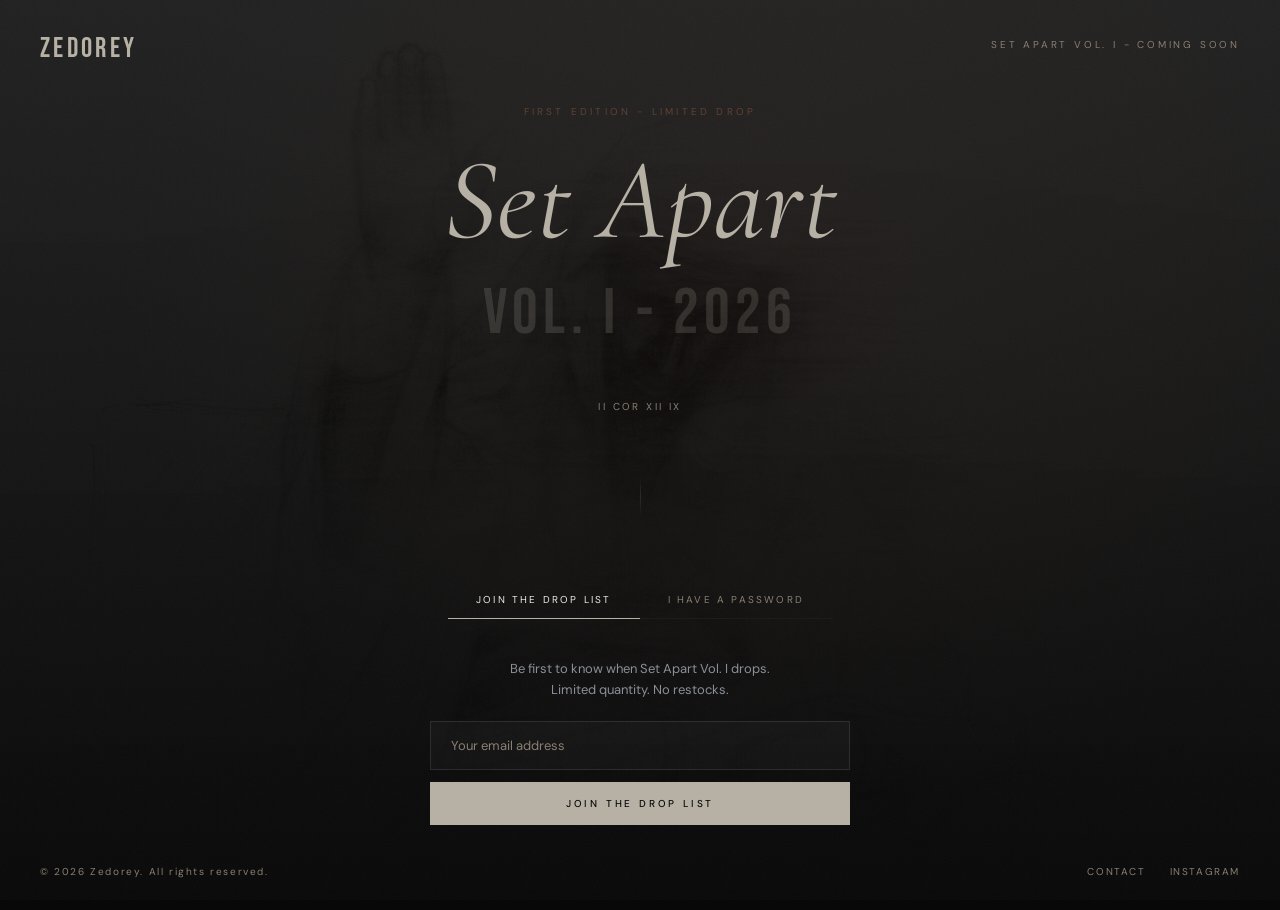
<file: index.html>
<!DOCTYPE html>
<html lang="en">
<head>
  <meta charset="UTF-8" />
  <meta name="viewport" content="width=device-width, initial-scale=1.0" />
  <title>Zedorey - Set Apart</title>
  <meta name="description" content="Premium streetwear built on biblical values. Limited drops. No restocks. Set apart." />
  <link rel="stylesheet" href="css/global.css" />
  <link rel="stylesheet" href="css/home.css" />
  <script>
    if (sessionStorage.getItem('zedorey_access') !== 'granted') {
      window.location.replace('gate.html');
    }
  </script>
</head>
<body>

  <!-- ─── NAV ─── -->
  <nav class="nav" id="nav">
    <div class="nav-left">
      <a href="pages/products.html" class="nav-link">Products</a>
      <a href="pages/about.html" class="nav-link">About</a>
      <a href="pages/contact.html" class="nav-link">Contact</a>
    </div>

    <a href="/" class="nav-logo">Zedorey</a>

    <div class="nav-right">
      <button class="nav-cart-btn" id="cartBtn" aria-label="Open cart">
        <svg width="20" height="20" viewBox="0 0 24 24" fill="none" stroke="currentColor" stroke-width="1.5">
          <path d="M6 2L3 6v14a2 2 0 002 2h14a2 2 0 002-2V6l-3-4z"/>
          <line x1="3" y1="6" x2="21" y2="6"/>
          <path d="M16 10a4 4 0 01-8 0"/>
        </svg>
        <span class="cart-count" id="cartCount">0</span>
      </button>
    </div>
  </nav>

  <!-- ─── CART DRAWER ─── -->
  <div class="cart-overlay" id="cartOverlay"></div>
  <div class="cart-drawer" id="cartDrawer">
    <div class="cart-header">
      <span class="cart-title">Your Cart</span>
      <button class="cart-close" id="cartClose">
        <svg width="18" height="18" viewBox="0 0 24 24" fill="none" stroke="currentColor" stroke-width="1.5">
          <line x1="18" y1="6" x2="6" y2="18"/><line x1="6" y1="6" x2="18" y2="18"/>
        </svg>
      </button>
    </div>
    <div class="cart-items" id="cartItems">
      <div class="cart-empty">
        <span>Your cart is empty</span>
      </div>
    </div>
    <div class="cart-footer" id="cartFooter" style="display:none">
      <div class="cart-total-row">
        <span class="cart-total-label">Total</span>
        <span class="cart-total-amount" id="cartTotal">$0.00</span>
      </div>
      <a href="#" class="btn-checkout" id="checkoutBtn">Proceed to Checkout</a>
    </div>
  </div>

  <!-- ─── HERO ─── -->
  <section class="hero">
    <div class="hero-bg">
      <div class="hero-baldwin"></div>
      <div class="hero-grain"></div>
      <div class="hero-overlay"></div>
      <div class="hero-vignette"></div>
    </div>

    <div class="hero-content">
      <div class="hero-eyebrow fade-in">
        <span class="section-label">Set Apart Vol. I</span>
        <span class="hero-dash">-</span>
        <span class="section-label">Limited First Edition</span>
      </div>

      <h1 class="hero-headline fade-in" style="animation-delay:0.1s">
        <span class="hero-line-1">In Weakness</span>
        <span class="hero-line-2">// Strength</span>
      </h1>

      <div class="hero-meta fade-in" style="animation-delay:0.25s">
        <span class="section-label">Next Drop</span>
        <p class="hero-coming">Coming Soon</p>
        <a href="pages/about.html#drop" class="btn-primary">
          <span>See What's Coming</span>
        </a>
        <span class="hero-verse">II Cor XII IX</span>
      </div>
    </div>

    <div class="hero-scroll-indicator">
      <span>Scroll</span>
      <div class="scroll-line"></div>
    </div>
  </section>

  <!-- ─── MARQUEE ─── -->
  <div class="marquee-track">
    <div class="marquee-inner" id="marqueeInner">
      <!-- duplicated for seamless loop -->
    </div>
  </div>

  <!-- ─── DROP BANNER ─── -->
  <section class="drop-banner fade-in">
    <div class="drop-banner-left">
      <span class="section-label">First Edition</span>
      <h2 class="drop-banner-title">Set Apart Vol. I</h2>
      <p class="drop-banner-sub">Limited quantities. No restocks. No discounts.</p>
    </div>
    <div class="drop-banner-right">
      <span class="section-label">Hero Piece</span>
      <p class="drop-banner-price">Price TBA</p>
      <p class="drop-banner-specs">420gsm · Drop Shoulder · Deep True Black</p>
    </div>
  </section>

  <!-- ─── DROP SECTION ─── -->
  <section class="drop-section">
    <div class="drop-section-header fade-in">
      <span class="section-label">The Drop</span>
      <h2 class="drop-section-title">Set Apart<br>Vol. I</h2>
      <p class="drop-section-note">Designs not yet revealed</p>
    </div>

    <div class="drop-product-preview fade-in">
      <div class="drop-product-card">
        <div class="drop-product-img">
          <div class="drop-img-placeholder">
            <div class="drop-placeholder-inner">
              <img src="images/zedorey-iron.png" alt="Zedorey" class="drop-placeholder-logo" />
              <span class="drop-placeholder-label">Designs Not Yet Revealed</span>
            </div>
          </div>
        </div>
        <div class="drop-product-info">
          <div class="drop-coming-label badge-coming">Coming Soon</div>
          <div class="drop-product-name">SET APART - VOL. I HEAVYWEIGHT HOODIE</div>
          <p class="drop-product-specs">420gsm · Drop Shoulder · Deep True Black</p>
          <a href="pages/about.html#drop" class="btn-ghost" style="margin-top:16px">Read the story →</a>
        </div>
      </div>
    </div>
  </section>

  <!-- ─── ZDRY ESSENTIALS ─── -->
  <section class="products-section">
    <div class="products-header fade-in">
      <span class="section-label">Coming Soon</span>
      <h2 class="products-title">ZDRY Essentials</h2>
      <p class="products-sub">Revealed with the first drop.</p>
    </div>

    <div class="products-grid" id="productsGrid">
      <div class="product-skeleton"></div>
      <div class="product-skeleton"></div>
      <div class="product-skeleton"></div>
    </div>
  </section>

  <!-- ─── WHY SECTION ─── -->
  <section class="why-section">
    <div class="why-header fade-in">
      <span class="section-label">Why Zedorey</span>
      <h2 class="why-title">Set Apart<br>From The Rest</h2>
      <p class="why-intro">Zedorey is built on values carried long before the brand existed.<br>Discipline. Faith. Restraint.</p>
      <p class="why-sub">We create heavyweight essentials designed to be worn with intention - in the gym, on the road, and in everyday life. Not loud. Not trend-driven. Set apart.</p>
    </div>

    <div class="why-pillars">
      <div class="pillar fade-in">
        <span class="pillar-label">Set Apart</span>
        <p class="pillar-text">Not made for everyone. Built for those who carry discipline as identity.</p>
      </div>
      <div class="pillar fade-in" style="animation-delay:0.1s">
        <span class="pillar-label">In Weakness // Strength</span>
        <p class="pillar-text">420gsm heavyweight construction. Structured to endure.</p>
      </div>
      <div class="pillar fade-in" style="animation-delay:0.2s">
        <span class="pillar-label">First Edition</span>
        <p class="pillar-text">Vol. I is numbered. No restocks. No discounts. When it's gone, it's gone.</p>
      </div>
    </div>
  </section>

  <!-- ─── STORY TEASER ─── -->
  <section class="story-section fade-in">
    <div class="story-content">
      <p class="story-pull">The Story Behind<br>The First Drop</p>
      <div class="story-block">
        <h3 class="story-title">A King<br>With A<br>Mask.</h3>
        <p class="story-text">In the 12th century, a king ruled Jerusalem with a face no one could see. Baldwin IV was diagnosed with leprosy as a child. In an era where disease meant disgrace - he was handed a crown and a death sentence at the same time.</p>
        <p class="story-text">He wore a mask. He covered his hands. He led from behind cloth and armour while his body failed him from the inside.</p>
        <div class="story-verse">
          <span class="cross-icon">✝︎</span>
          <blockquote>"My grace is sufficient for you, for my power is made perfect in weakness."</blockquote>
          <cite>2 Corinthians 12 : 9</cite>
        </div>
        <a href="pages/about.html#drop" class="btn-ghost">Read the full story →</a>
      </div>
    </div>
  </section>

  <!-- ─── MARQUEE 2 ─── -->
  <div class="marquee-track">
    <div class="marquee-inner marquee-reverse" id="marqueeInner2"></div>
  </div>

  <!-- ─── EMAIL SIGNUP ─── -->
  <section class="signup-section fade-in">
    <span class="section-label">Stay in the loop</span>
    <h2 class="signup-title">Know First.</h2>
    <form class="signup-form" id="signupForm">
      <input class="signup-input" type="email" placeholder="Your email address" required />
      <button class="signup-btn btn-primary" type="submit"><span>Join</span></button>
    </form>
  </section>

  <!-- ─── FOOTER ─── -->
  <footer class="footer">
    <nav class="footer-nav">
      <a href="pages/products.html" class="footer-nav-link">Products</a>
      <a href="pages/about.html" class="footer-nav-link">About</a>
      <a href="pages/contact.html" class="footer-nav-link">Contact</a>
    </nav>
    <div class="footer-logo">Zedorey</div>
    <p class="footer-copy">© 2026 Zedorey. All Rights Reserved.</p>
  </footer>

  <script src="js/shopify.js"></script>
  <script src="js/home.js"></script>
</body>
</html>
</file>
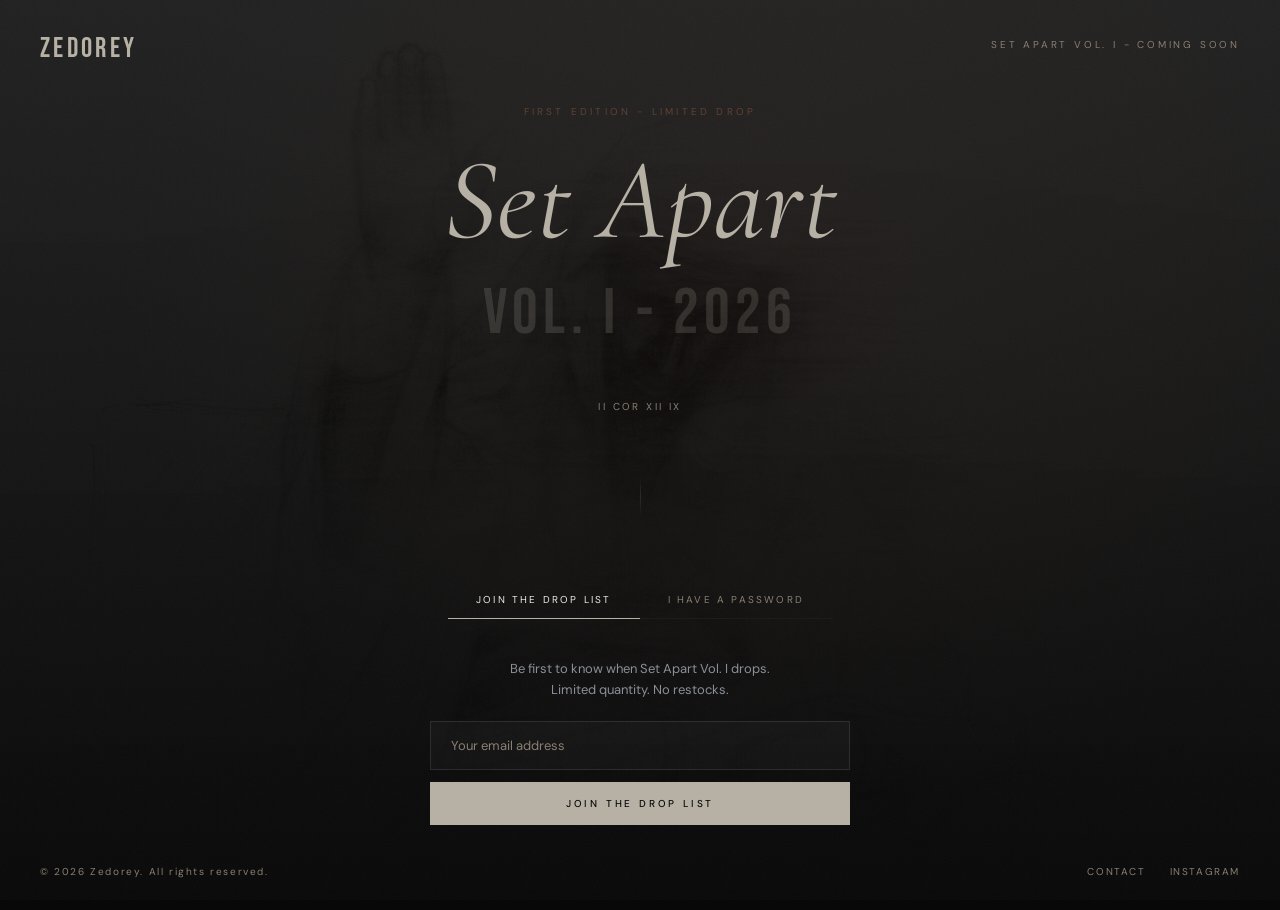
<file: gate.html>
<!DOCTYPE html>
<html lang="en">
<head>
  <meta charset="UTF-8" />
  <meta name="viewport" content="width=device-width, initial-scale=1.0" />
  <title>Zedorey - Set Apart</title>
  <meta name="description" content="Premium streetwear built on biblical values. Limited drops. No restocks. Set apart." />
  <link rel="preconnect" href="https://fonts.googleapis.com" />
  <link rel="preconnect" href="https://fonts.gstatic.com" crossorigin />
  <link href="https://fonts.googleapis.com/css2?family=Cormorant+Garamond:ital,wght@0,400;0,600;1,400;1,600&family=Bebas+Neue&family=DM+Sans:wght@300;400;500&display=swap" rel="stylesheet" />
  <style>
    /* ── RESET & TOKENS ── */
    *, *::before, *::after { box-sizing: border-box; margin: 0; padding: 0; }

    :root {
      --black:       #080808;
      --black-mid:   #0e0e0e;
      --grey-dark:   #1a1a1a;
      --grey-mid:    #2a2a2a;   /* brand: #2a2a2a */
      --grey:        #8a8f98;   /* brand: #8a8f98 — steel grey */
      --grey-light:  #8a8f98;
      --grey-muted:  #8a7f73;   /* brand: #8a7f73 — warm mid */
      --warm-grey:   #8a7f73;
      --bone:        #b7b1a5;   /* brand: #b7b1a5 — bone */
      --white:       #f0ece6;
      --brown:       #5c4033;   /* brand: #5c4033 — deep brown */
      --accent:      #b7b1a5;
      --accent-dim:  #8a7f73;

      --font-display: 'Cormorant Garamond', Georgia, serif;
      --font-ui:      'Bebas Neue', sans-serif;
      --font-body:    'DM Sans', sans-serif;

      --ease: cubic-bezier(0.25, 0.46, 0.45, 0.94);
    }

    html, body {
      min-height: 100%;
      background: var(--black);
      color: var(--white);
      font-family: var(--font-body);
      overflow-x: hidden;
      -webkit-overflow-scrolling: touch;
    }

    /* ── GRAIN OVERLAY ── */
    body::before {
      content: '';
      position: fixed;
      inset: 0;
      opacity: 0.03;
      background-image: url("data:image/svg+xml,%3Csvg viewBox='0 0 256 256' xmlns='http://www.w3.org/2000/svg'%3E%3Cfilter id='noise'%3E%3CfeTurbulence type='fractalNoise' baseFrequency='0.9' numOctaves='4' stitchTiles='stitch'/%3E%3C/filter%3E%3Crect width='100%25' height='100%25' filter='url(%23noise)'/%3E%3C/svg%3E");
      background-size: 200px;
      pointer-events: none;
      z-index: 100;
    }

    /* ── HERO BG ── */
    .gate-bg {
      position: fixed;
      inset: 0;
      z-index: 0;
    }

    .gate-bg-img {
      position: absolute;
      inset: 0;
      background-image: url('images/baldwin.png');
      background-size: cover;
      background-position: center 15%;
      opacity: 0.18;
      filter: grayscale(100%) contrast(1.4);
    }

    .gate-bg-overlay {
      position: absolute;
      inset: 0;
      background:
        radial-gradient(ellipse at 60% 30%, rgba(92,64,51,0.12) 0%, transparent 60%),
        linear-gradient(180deg, rgba(8,8,8,0.4) 0%, rgba(8,8,8,0.95) 100%);
    }

    /* ── LAYOUT ── */
    .gate-wrap {
      position: relative;
      z-index: 10;
      min-height: 100vh;
      min-height: 100dvh;
      display: grid;
      grid-template-rows: auto 1fr auto;
      padding: 0 40px;
    }

    /* ── TOP BAR ── */
    .gate-top {
      padding: 32px 0 0;
      display: flex;
      justify-content: space-between;
      align-items: flex-start;
      opacity: 0;
      animation: fadeUp 0.8s var(--ease) 0.1s forwards;
    }

    .gate-logo {
      font-family: var(--font-ui);
      font-size: 28px;
      letter-spacing: 0.12em;
      color: var(--bone);
      text-decoration: none;
    }

    .gate-label {
      font-family: var(--font-body);
      font-size: 10px;
      letter-spacing: 0.28em;
      text-transform: uppercase;
      color: var(--grey-muted);
      padding-top: 6px;
    }

    /* ── MAIN ── */
    .gate-main {
      display: flex;
      flex-direction: column;
      justify-content: center;
      align-items: center;
      text-align: center;
      padding: 40px 0;
      gap: 0;
    }

    .gate-eyebrow {
      font-family: var(--font-body);
      font-size: 10px;
      letter-spacing: 0.32em;
      text-transform: uppercase;
      color: var(--brown);
      margin-bottom: 28px;
      opacity: 0;
      animation: fadeUp 0.8s var(--ease) 0.2s forwards;
    }

    .gate-headline {
      font-family: var(--font-display);
      font-size: clamp(52px, 9vw, 120px);
      font-weight: 400;
      font-style: italic;
      line-height: 0.95;
      color: var(--bone);
      margin-bottom: 20px;
      opacity: 0;
      animation: fadeUp 0.9s var(--ease) 0.3s forwards;
    }

    .gate-subhead {
      font-family: var(--font-ui);
      font-size: clamp(36px, 5vw, 64px);
      letter-spacing: 0.08em;
      text-transform: uppercase;
      color: rgba(183,177,165,0.18);
      margin-bottom: 48px;
      opacity: 0;
      animation: fadeUp 0.9s var(--ease) 0.4s forwards;
    }

    .gate-verse {
      font-family: var(--font-body);
      font-size: 10px;
      letter-spacing: 0.24em;
      text-transform: uppercase;
      color: var(--accent-dim);
      margin-bottom: 64px;
      opacity: 0;
      animation: fadeUp 0.8s var(--ease) 0.5s forwards;
    }

    /* ── DIVIDER ── */
    .gate-divider {
      width: 1px;
      height: 40px;
      background: linear-gradient(to bottom, transparent, var(--grey-mid), transparent);
      margin: 0 auto 64px;
      opacity: 0;
      animation: fadeUp 0.8s var(--ease) 0.55s forwards;
    }

    /* ── TABS ── */
    .gate-tabs {
      display: flex;
      gap: 0;
      border-bottom: 1px solid var(--grey-dark);
      margin-bottom: 40px;
      opacity: 0;
      animation: fadeUp 0.8s var(--ease) 0.6s forwards;
    }

    .gate-tab {
      padding: 12px 28px;
      font-family: var(--font-body);
      font-size: 10px;
      letter-spacing: 0.22em;
      text-transform: uppercase;
      color: var(--grey-muted);
      cursor: pointer;
      border-bottom: 1px solid transparent;
      margin-bottom: -1px;
      transition: color 0.2s, border-color 0.2s;
      background: none;
      border-left: none;
      border-right: none;
      border-top: none;
    }

    .gate-tab:hover { color: var(--white); }
    .gate-tab.active { color: var(--white); border-bottom-color: #b7b1a5; }

    /* ── PANELS ── */
    .gate-panel {
      display: none;
      width: 100%;
      max-width: 420px;
    }
    .gate-panel.active { display: block; }

    /* ── SIGNUP FORM ── */
    .gate-form-wrap {
      opacity: 0;
      animation: fadeUp 0.8s var(--ease) 0.7s forwards;
    }

    .gate-form-label {
      font-family: var(--font-body);
      font-size: 13px;
      color: var(--grey-light);
      margin-bottom: 20px;
      line-height: 1.6;
    }

    .gate-form {
      display: flex;
      flex-direction: column;
      gap: 12px;
    }

    .gate-input {
      width: 100%;
      padding: 15px 20px;
      background: rgba(255,255,255,0.03);
      border: 1px solid rgba(183,177,165,0.15);
      color: var(--white);
      font-family: var(--font-body);
      font-size: 13px;
      outline: none;
      transition: border-color 0.2s, background 0.2s;
      -webkit-appearance: none;
    }

    .gate-input::placeholder { color: var(--grey-muted); }
    .gate-input:focus {
      border-color: rgba(183,177,165,0.4);
      background: rgba(255,255,255,0.05);
    }

    .gate-btn {
      width: 100%;
      padding: 15px 28px;
      background: var(--bone);
      color: var(--black);
      font-family: var(--font-body);
      font-size: 10px;
      font-weight: 500;
      letter-spacing: 0.28em;
      text-transform: uppercase;
      cursor: pointer;
      border: none;
      transition: background 0.2s, color 0.2s;
      position: relative;
      overflow: hidden;
    }

    .gate-btn:hover { background: var(--white); }
    .gate-btn:active { transform: scale(0.99); }

    .gate-btn.loading { opacity: 0.7; pointer-events: none; }

    .gate-success {
      display: none;
      padding: 20px;
      border: 1px solid rgba(183,177,165,0.2);
      background: rgba(183,177,165,0.04);
      text-align: center;
    }

    .gate-success-icon {
      font-size: 18px;
      color: var(--accent);
      margin-bottom: 12px;
      display: block;
    }

    .gate-success p {
      font-size: 12px;
      color: var(--grey-light);
      line-height: 1.7;
      letter-spacing: 0.05em;
    }

    .gate-success strong {
      color: var(--bone);
      font-weight: 400;
    }

    .gate-error, .gate-pw-error {
      font-size: 11px;
      color: #a0624a;
      letter-spacing: 0.08em;
      margin-top: 8px;
      display: none;
    }

    /* ── PASSWORD PANEL ── */
    .gate-pw-label {
      font-family: var(--font-body);
      font-size: 13px;
      color: var(--grey-light);
      margin-bottom: 20px;
      line-height: 1.6;
    }

    .gate-pw-form {
      display: flex;
      gap: 0;
    }

    .gate-pw-input {
      flex: 1;
      padding: 15px 20px;
      background: rgba(255,255,255,0.03);
      border: 1px solid rgba(183,177,165,0.15);
      border-right: none;
      color: var(--white);
      font-family: var(--font-body);
      font-size: 13px;
      outline: none;
      transition: border-color 0.2s;
      -webkit-appearance: none;
    }

    .gate-pw-input::placeholder { color: var(--grey-muted); }
    .gate-pw-input:focus { border-color: rgba(183,177,165,0.4); }

    .gate-pw-btn {
      padding: 15px 24px;
      background: var(--bone);
      color: var(--black);
      font-family: var(--font-body);
      font-size: 10px;
      font-weight: 500;
      letter-spacing: 0.22em;
      text-transform: uppercase;
      cursor: pointer;
      border: none;
      transition: background 0.2s;
      flex-shrink: 0;
    }

    .gate-pw-btn:hover { background: var(--white); }

    .gate-pw-error {
      font-size: 11px;
      color: #c0826a;
      letter-spacing: 0.08em;
      margin-top: 10px;
      display: none;
    }

    /* ── FOOTER ── */
    .gate-bottom {
      padding: 0 0 32px;
      display: flex;
      justify-content: space-between;
      align-items: center;
      opacity: 0;
      animation: fadeUp 0.8s var(--ease) 0.9s forwards;
    }

    .gate-bottom-copy {
      font-size: 10px;
      letter-spacing: 0.16em;
      color: var(--grey-muted);
    }

    .gate-bottom-links {
      display: flex;
      gap: 24px;
    }

    .gate-bottom-link {
      font-size: 10px;
      letter-spacing: 0.16em;
      text-transform: uppercase;
      color: var(--grey-muted);
      text-decoration: none;
      transition: color 0.2s;
    }

    .gate-bottom-link:hover { color: var(--bone); }

    /* ── ANIMATIONS ── */
    @keyframes fadeUp {
      from { opacity: 0; transform: translateY(16px); }
      to   { opacity: 1; transform: translateY(0); }
    }

    /* ── TABLET ── */
    @media (max-width: 900px) {
      .gate-wrap { padding: 0 32px; }
      .gate-verse { margin-bottom: 40px; }
      .gate-divider { margin: 0 auto 40px; }
      .gate-main { padding: 32px 0; }
    }

    /* ── MOBILE ── */
    @media (max-width: 600px) {
      .gate-wrap { padding: 0 24px; }
      .gate-top { padding: 20px 0 0; }
      .gate-label { font-size: 9px; letter-spacing: 0.22em; }
      .gate-bottom {
        flex-direction: column;
        gap: 14px;
        align-items: flex-start;
        padding: 0 0 24px;
      }
      .gate-headline { font-size: clamp(44px, 12vw, 80px); margin-bottom: 16px; }
      .gate-subhead { margin-bottom: 32px; }
      .gate-verse { margin-bottom: 32px; }
      .gate-divider { height: 32px; margin: 0 auto 32px; }
      .gate-tab { padding: 12px 14px; font-size: 9px; letter-spacing: 0.18em; }
      .gate-tabs { margin-bottom: 28px; }
      .gate-main { padding: 24px 0; }
      .gate-eyebrow { margin-bottom: 20px; }
    }

    /* ── SHORT SCREENS (landscape phones, small laptops, split-view iPad) ── */
    @media (max-height: 800px) {
      .gate-main { padding: 24px 0; }
      .gate-headline { margin-bottom: 12px; }
      .gate-subhead { margin-bottom: 24px; }
      .gate-verse { margin-bottom: 28px; }
      .gate-divider { height: 28px; margin: 0 auto 28px; }
      .gate-tabs { margin-bottom: 24px; }
      .gate-eyebrow { margin-bottom: 16px; }
    }

    @media (max-height: 640px) {
      .gate-headline { font-size: clamp(36px, 7vw, 60px); }
      .gate-subhead { font-size: clamp(24px, 4vw, 40px); margin-bottom: 18px; }
      .gate-verse { margin-bottom: 20px; }
      .gate-divider { display: none; }
      .gate-tabs { margin-bottom: 18px; }
      .gate-top { padding: 16px 0 0; }
      .gate-main { padding: 16px 0; }
      .gate-bottom { padding: 0 0 16px; }
    }
  </style>
</head>
<body>

  <div class="gate-bg">
    <div class="gate-bg-img"></div>
    <div class="gate-bg-overlay"></div>
  </div>

  <div class="gate-wrap">

    <!-- TOP -->
    <div class="gate-top">
      <a href="#" class="gate-logo">Zedorey</a>
      <span class="gate-label">Set Apart Vol. I - Coming Soon</span>
    </div>

    <!-- MAIN -->
    <main class="gate-main">

      <span class="gate-eyebrow">First Edition - Limited Drop</span>

      <h1 class="gate-headline">Set Apart</h1>

      <p class="gate-subhead">Vol. I - 2026</p>

      <p class="gate-verse">II Cor XII IX</p>

      <div class="gate-divider"></div>

      <!-- TABS -->
      <div class="gate-tabs">
        <button class="gate-tab active" data-tab="signup">Join The Drop List</button>
        <button class="gate-tab" data-tab="password">I Have A Password</button>
      </div>

      <!-- SIGNUP PANEL -->
      <div class="gate-panel active" id="panel-signup">
        <div class="gate-form-wrap">
          <p class="gate-form-label">
            Be first to know when Set Apart Vol. I drops.<br>Limited quantity. No restocks.
          </p>
          <div class="gate-form" id="signupForm">
            <input
              class="gate-input"
              type="email"
              id="emailInput"
              placeholder="Your email address"
              autocomplete="email"
              required
            />
            <button class="gate-btn" id="signupBtn" type="button">
              Join The Drop List
            </button>
            <span class="gate-error" id="signupError"></span>
          </div>
          <div class="gate-success" id="signupSuccess">
            <span class="gate-success-icon">✝︎</span>
            <p>You're in. <strong>Watch your inbox.</strong><br>When the password drops, you'll be first to know.</p>
          </div>
        </div>
      </div>

      <!-- PASSWORD PANEL -->
      <div class="gate-panel" id="panel-password">
        <div class="gate-form-wrap">
          <p class="gate-pw-label">
            Enter your early access password to enter the store.
          </p>
          <div class="gate-pw-form">
            <input
              class="gate-pw-input"
              type="password"
              id="pwInput"
              placeholder="Password"
              autocomplete="current-password"
            />
            <button class="gate-pw-btn" id="pwBtn" type="button">Enter</button>
          </div>
          <span class="gate-pw-error" id="pwError">Incorrect password.</span>
        </div>
      </div>

    </main>

    <!-- BOTTOM -->
    <div class="gate-bottom">
      <span class="gate-bottom-copy">© 2026 Zedorey. All rights reserved.</span>
      <nav class="gate-bottom-links">
        <a href="mailto:hello@zedorey.com" class="gate-bottom-link">Contact</a>
        <a href="https://instagram.com/zedoreystore" class="gate-bottom-link" target="_blank" rel="noopener">Instagram</a>
      </nav>
    </div>

  </div>

  <script>
    // ─────────────────────────────────────────
    // CONFIG — fill these in before going live
    // ─────────────────────────────────────────
    const GATE_CONFIG = {
      // Paste your Klaviyo Public API Key here
      // Found in Klaviyo → Settings → API Keys → Public API Key
      klaviyoPublicKey: 'XBWHUN',

      // Klaviyo List ID
      klaviyoListId: 'TtSEyN',

      // Set your early access password here
      // Change this whenever you want
      password: 'setapart2026',

      // Where to redirect after correct password
      // Change this to 'index.html' or '/' depending on your host
      redirectUrl: 'index.html'
    };

    // ─────────────────────────────────────────
    // TABS
    // ─────────────────────────────────────────
    document.querySelectorAll('.gate-tab').forEach(tab => {
      tab.addEventListener('click', () => {
        document.querySelectorAll('.gate-tab').forEach(t => t.classList.remove('active'));
        document.querySelectorAll('.gate-panel').forEach(p => p.classList.remove('active'));
        tab.classList.add('active');
        document.getElementById(`panel-${tab.dataset.tab}`).classList.add('active');
      });
    });

    // ─────────────────────────────────────────
    // EMAIL SIGNUP — Klaviyo
    // ─────────────────────────────────────────
    document.getElementById('signupBtn').addEventListener('click', async () => {
      const email = document.getElementById('emailInput').value.trim();
      const btn   = document.getElementById('signupBtn');
      const error = document.getElementById('signupError');

      error.style.display = 'none';

      if (!email || !/^[^\s@]+@[^\s@]+\.[^\s@]+$/.test(email)) {
        error.textContent = 'Please enter a valid email address.';
        error.style.display = 'block';
        return;
      }

      if (GATE_CONFIG.klaviyoPublicKey === 'YOUR_KLAVIYO_PUBLIC_KEY') {
        // Dev mode — just show success without actually calling Klaviyo
        document.getElementById('signupForm').style.display = 'none';
        document.getElementById('signupSuccess').style.display = 'block';
        return;
      }

      btn.classList.add('loading');
      btn.textContent = 'Joining...';

      try {
        const payload = {
          data: {
            type: 'subscription',
            attributes: {
              custom_source: 'Gate Page',
              profile: {
                data: {
                  type: 'profile',
                  attributes: { email }
                }
              }
            },
            relationships: {
              list: {
                data: { type: 'list', id: GATE_CONFIG.klaviyoListId }
              }
            }
          }
        };

        const res = await fetch('https://a.klaviyo.com/client/subscriptions/?company_id=' + GATE_CONFIG.klaviyoPublicKey, {
          method: 'POST',
          headers: {
            'Content-Type': 'application/vnd.api+json',
            'revision': '2024-10-15'
          },
          body: JSON.stringify(payload)
        });

        if (res.status === 202 || res.ok) {
          document.getElementById('signupForm').style.display = 'none';
          document.getElementById('signupSuccess').style.display = 'block';
        } else {
          const body = await res.text();
          console.error('Klaviyo error:', res.status, body);
          throw new Error('Signup failed');
        }
      } catch (err) {
        console.error('Signup error:', err);
        error.textContent = 'Something went wrong. Try again.';
        error.style.display = 'block';
        btn.classList.remove('loading');
        btn.textContent = 'Join The Drop List';
      }
    });

    // Enter key on email input
    document.getElementById('emailInput').addEventListener('keydown', e => {
      if (e.key === 'Enter') document.getElementById('signupBtn').click();
    });

    // ─────────────────────────────────────────
    // PASSWORD
    // ─────────────────────────────────────────
    function checkPassword() {
      const val   = document.getElementById('pwInput').value;
      const error = document.getElementById('pwError');

      if (val === GATE_CONFIG.password) {
        // Store access in session so gate doesn't show again on refresh
        sessionStorage.setItem('zedorey_access', 'granted');
        window.location.href = GATE_CONFIG.redirectUrl;
      } else {
        error.style.display = 'block';
        document.getElementById('pwInput').value = '';
        document.getElementById('pwInput').focus();
        setTimeout(() => { error.style.display = 'none'; }, 3000);
      }
    }

    document.getElementById('pwBtn').addEventListener('click', checkPassword);
    document.getElementById('pwInput').addEventListener('keydown', e => {
      if (e.key === 'Enter') checkPassword();
    });

    // ─────────────────────────────────────────
    // ACCESS CHECK
    // If they already entered the password this session, skip gate
    // ─────────────────────────────────────────
    if (sessionStorage.getItem('zedorey_access') === 'granted') {
      window.location.href = GATE_CONFIG.redirectUrl;
    }
  </script>

</body>
</html>
</file>
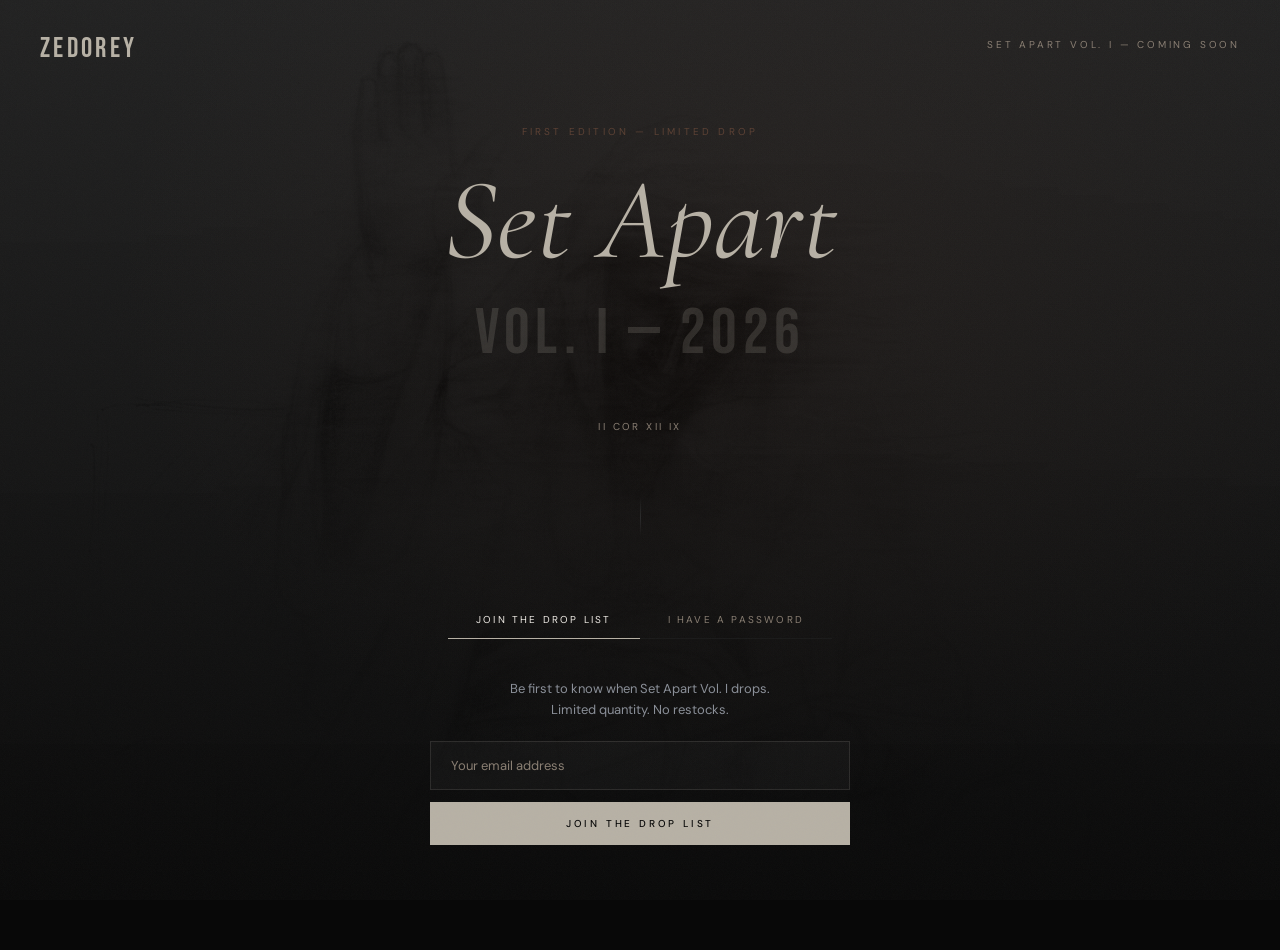
<file: gate1.html>
<!DOCTYPE html>
<html lang="en">
<head>
  <meta charset="UTF-8" />
  <meta name="viewport" content="width=device-width, initial-scale=1.0" />
  <title>Zedorey — Set Apart</title>
  <meta name="description" content="Premium streetwear built on biblical values. Limited drops. No restocks. Set apart." />
  <link rel="preconnect" href="https://fonts.googleapis.com" />
  <link rel="preconnect" href="https://fonts.gstatic.com" crossorigin />
  <link href="https://fonts.googleapis.com/css2?family=Cormorant+Garamond:ital,wght@0,400;0,600;1,400;1,600&family=Bebas+Neue&family=DM+Sans:wght@300;400;500&display=swap" rel="stylesheet" />
  <style>
    /* ── RESET & TOKENS ── */
    *, *::before, *::after { box-sizing: border-box; margin: 0; padding: 0; }

    :root {
      --black:       #080808;
      --black-mid:   #0e0e0e;
      --grey-dark:   #1a1a1a;
      --grey-mid:    #2a2a2a;   /* brand: #2a2a2a */
      --grey:        #8a8f98;   /* brand: #8a8f98 — steel grey */
      --grey-light:  #8a8f98;
      --grey-muted:  #8a7f73;   /* brand: #8a7f73 — warm mid */
      --warm-grey:   #8a7f73;
      --bone:        #b7b1a5;   /* brand: #b7b1a5 — bone */
      --white:       #f0ece6;
      --brown:       #5c4033;   /* brand: #5c4033 — deep brown */
      --accent:      #b7b1a5;
      --accent-dim:  #8a7f73;

      --font-display: 'Cormorant Garamond', Georgia, serif;
      --font-ui:      'Bebas Neue', sans-serif;
      --font-body:    'DM Sans', sans-serif;

      --ease: cubic-bezier(0.25, 0.46, 0.45, 0.94);
    }

    html, body {
      height: 100%;
      background: var(--black);
      color: var(--white);
      font-family: var(--font-body);
      overflow: hidden;
    }

    /* ── GRAIN OVERLAY ── */
    body::before {
      content: '';
      position: fixed;
      inset: 0;
      opacity: 0.03;
      background-image: url("data:image/svg+xml,%3Csvg viewBox='0 0 256 256' xmlns='http://www.w3.org/2000/svg'%3E%3Cfilter id='noise'%3E%3CfeTurbulence type='fractalNoise' baseFrequency='0.9' numOctaves='4' stitchTiles='stitch'/%3E%3C/filter%3E%3Crect width='100%25' height='100%25' filter='url(%23noise)'/%3E%3C/svg%3E");
      background-size: 200px;
      pointer-events: none;
      z-index: 100;
    }

    /* ── HERO BG ── */
    .gate-bg {
      position: fixed;
      inset: 0;
      z-index: 0;
    }

    .gate-bg-img {
      position: absolute;
      inset: 0;
      background-image: url('images/baldwin.png');
      background-size: cover;
      background-position: center 15%;
      opacity: 0.18;
      filter: grayscale(100%) contrast(1.4);
    }

    .gate-bg-overlay {
      position: absolute;
      inset: 0;
      background:
        radial-gradient(ellipse at 60% 30%, rgba(92,64,51,0.12) 0%, transparent 60%),
        linear-gradient(180deg, rgba(8,8,8,0.4) 0%, rgba(8,8,8,0.95) 100%);
    }

    /* ── LAYOUT ── */
    .gate-wrap {
      position: relative;
      z-index: 10;
      min-height: 100vh;
      display: grid;
      grid-template-rows: auto 1fr auto;
      padding: 0 40px;
    }

    /* ── TOP BAR ── */
    .gate-top {
      padding: 32px 0 0;
      display: flex;
      justify-content: space-between;
      align-items: flex-start;
      opacity: 0;
      animation: fadeUp 0.8s var(--ease) 0.1s forwards;
    }

    .gate-logo {
      font-family: var(--font-ui);
      font-size: 28px;
      letter-spacing: 0.12em;
      color: var(--bone);
      text-decoration: none;
    }

    .gate-label {
      font-family: var(--font-body);
      font-size: 10px;
      letter-spacing: 0.28em;
      text-transform: uppercase;
      color: var(--grey-muted);
      padding-top: 6px;
    }

    /* ── MAIN ── */
    .gate-main {
      display: flex;
      flex-direction: column;
      justify-content: center;
      align-items: center;
      text-align: center;
      padding: 60px 0;
      gap: 0;
    }

    .gate-eyebrow {
      font-family: var(--font-body);
      font-size: 10px;
      letter-spacing: 0.32em;
      text-transform: uppercase;
      color: var(--brown);
      margin-bottom: 28px;
      opacity: 0;
      animation: fadeUp 0.8s var(--ease) 0.2s forwards;
    }

    .gate-headline {
      font-family: var(--font-display);
      font-size: clamp(52px, 9vw, 120px);
      font-weight: 400;
      font-style: italic;
      line-height: 0.95;
      color: var(--bone);
      margin-bottom: 20px;
      opacity: 0;
      animation: fadeUp 0.9s var(--ease) 0.3s forwards;
    }

    .gate-subhead {
      font-family: var(--font-ui);
      font-size: clamp(36px, 5vw, 64px);
      letter-spacing: 0.08em;
      text-transform: uppercase;
      color: rgba(183,177,165,0.18);
      margin-bottom: 48px;
      opacity: 0;
      animation: fadeUp 0.9s var(--ease) 0.4s forwards;
    }

    .gate-verse {
      font-family: var(--font-body);
      font-size: 10px;
      letter-spacing: 0.24em;
      text-transform: uppercase;
      color: var(--accent-dim);
      margin-bottom: 64px;
      opacity: 0;
      animation: fadeUp 0.8s var(--ease) 0.5s forwards;
    }

    /* ── DIVIDER ── */
    .gate-divider {
      width: 1px;
      height: 40px;
      background: linear-gradient(to bottom, transparent, var(--grey-mid), transparent);
      margin: 0 auto 64px;
      opacity: 0;
      animation: fadeUp 0.8s var(--ease) 0.55s forwards;
    }

    /* ── TABS ── */
    .gate-tabs {
      display: flex;
      gap: 0;
      border-bottom: 1px solid var(--grey-dark);
      margin-bottom: 40px;
      opacity: 0;
      animation: fadeUp 0.8s var(--ease) 0.6s forwards;
    }

    .gate-tab {
      padding: 12px 28px;
      font-family: var(--font-body);
      font-size: 10px;
      letter-spacing: 0.22em;
      text-transform: uppercase;
      color: var(--grey-muted);
      cursor: pointer;
      border-bottom: 1px solid transparent;
      margin-bottom: -1px;
      transition: color 0.2s, border-color 0.2s;
      background: none;
      border-left: none;
      border-right: none;
      border-top: none;
    }

    .gate-tab:hover { color: var(--white); }
    .gate-tab.active { color: var(--white); border-bottom-color: #b7b1a5; }

    /* ── PANELS ── */
    .gate-panel {
      display: none;
      width: 100%;
      max-width: 420px;
    }
    .gate-panel.active { display: block; }

    /* ── SIGNUP FORM ── */
    .gate-form-wrap {
      opacity: 0;
      animation: fadeUp 0.8s var(--ease) 0.7s forwards;
    }

    .gate-form-label {
      font-family: var(--font-body);
      font-size: 13px;
      color: var(--grey-light);
      margin-bottom: 20px;
      line-height: 1.6;
    }

    .gate-form {
      display: flex;
      flex-direction: column;
      gap: 12px;
    }

    .gate-input {
      width: 100%;
      padding: 15px 20px;
      background: rgba(255,255,255,0.03);
      border: 1px solid rgba(183,177,165,0.15);
      color: var(--white);
      font-family: var(--font-body);
      font-size: 13px;
      outline: none;
      transition: border-color 0.2s, background 0.2s;
      -webkit-appearance: none;
    }

    .gate-input::placeholder { color: var(--grey-muted); }
    .gate-input:focus {
      border-color: rgba(183,177,165,0.4);
      background: rgba(255,255,255,0.05);
    }

    .gate-btn {
      width: 100%;
      padding: 15px 28px;
      background: var(--bone);
      color: var(--black);
      font-family: var(--font-body);
      font-size: 10px;
      font-weight: 500;
      letter-spacing: 0.28em;
      text-transform: uppercase;
      cursor: pointer;
      border: none;
      transition: background 0.2s, color 0.2s;
      position: relative;
      overflow: hidden;
    }

    .gate-btn:hover { background: var(--white); }
    .gate-btn:active { transform: scale(0.99); }

    .gate-btn.loading { opacity: 0.7; pointer-events: none; }

    .gate-success {
      display: none;
      padding: 20px;
      border: 1px solid rgba(183,177,165,0.2);
      background: rgba(183,177,165,0.04);
      text-align: center;
    }

    .gate-success-icon {
      font-size: 18px;
      color: var(--accent);
      margin-bottom: 12px;
      display: block;
    }

    .gate-success p {
      font-size: 12px;
      color: var(--grey-light);
      line-height: 1.7;
      letter-spacing: 0.05em;
    }

    .gate-success strong {
      color: var(--bone);
      font-weight: 400;
    }

    .gate-error, .gate-pw-error {
      font-size: 11px;
      color: #a0624a;
      letter-spacing: 0.08em;
      margin-top: 8px;
      display: none;
    }

    /* ── PASSWORD PANEL ── */
    .gate-pw-label {
      font-family: var(--font-body);
      font-size: 13px;
      color: var(--grey-light);
      margin-bottom: 20px;
      line-height: 1.6;
    }

    .gate-pw-form {
      display: flex;
      gap: 0;
    }

    .gate-pw-input {
      flex: 1;
      padding: 15px 20px;
      background: rgba(255,255,255,0.03);
      border: 1px solid rgba(183,177,165,0.15);
      border-right: none;
      color: var(--white);
      font-family: var(--font-body);
      font-size: 13px;
      outline: none;
      transition: border-color 0.2s;
      -webkit-appearance: none;
    }

    .gate-pw-input::placeholder { color: var(--grey-muted); }
    .gate-pw-input:focus { border-color: rgba(183,177,165,0.4); }

    .gate-pw-btn {
      padding: 15px 24px;
      background: var(--bone);
      color: var(--black);
      font-family: var(--font-body);
      font-size: 10px;
      font-weight: 500;
      letter-spacing: 0.22em;
      text-transform: uppercase;
      cursor: pointer;
      border: none;
      transition: background 0.2s;
      flex-shrink: 0;
    }

    .gate-pw-btn:hover { background: var(--white); }

    .gate-pw-error {
      font-size: 11px;
      color: #c0826a;
      letter-spacing: 0.08em;
      margin-top: 10px;
      display: none;
    }

    /* ── FOOTER ── */
    .gate-bottom {
      padding: 0 0 32px;
      display: flex;
      justify-content: space-between;
      align-items: center;
      opacity: 0;
      animation: fadeUp 0.8s var(--ease) 0.9s forwards;
    }

    .gate-bottom-copy {
      font-size: 10px;
      letter-spacing: 0.16em;
      color: var(--grey-muted);
    }

    .gate-bottom-links {
      display: flex;
      gap: 24px;
    }

    .gate-bottom-link {
      font-size: 10px;
      letter-spacing: 0.16em;
      text-transform: uppercase;
      color: var(--grey-muted);
      text-decoration: none;
      transition: color 0.2s;
    }

    .gate-bottom-link:hover { color: var(--bone); }

    /* ── ANIMATIONS ── */
    @keyframes fadeUp {
      from { opacity: 0; transform: translateY(16px); }
      to   { opacity: 1; transform: translateY(0); }
    }

    /* ── MOBILE ── */
    @media (max-width: 600px) {
      .gate-wrap { padding: 0 24px; }
      .gate-top { padding: 24px 0 0; }
      .gate-bottom { flex-direction: column; gap: 16px; align-items: flex-start; }
      .gate-headline { font-size: clamp(44px, 12vw, 80px); }
      .gate-tab { padding: 12px 18px; }
    }
  </style>
</head>
<body>

  <div class="gate-bg">
    <div class="gate-bg-img"></div>
    <div class="gate-bg-overlay"></div>
  </div>

  <div class="gate-wrap">

    <!-- TOP -->
    <div class="gate-top">
      <a href="#" class="gate-logo">Zedorey</a>
      <span class="gate-label">Set Apart Vol. I — Coming Soon</span>
    </div>

    <!-- MAIN -->
    <main class="gate-main">

      <span class="gate-eyebrow">First Edition — Limited Drop</span>

      <h1 class="gate-headline">Set Apart</h1>

      <p class="gate-subhead">Vol. I — 2026</p>

      <p class="gate-verse">II Cor XII IX</p>

      <div class="gate-divider"></div>

      <!-- TABS -->
      <div class="gate-tabs">
        <button class="gate-tab active" data-tab="signup">Join The Drop List</button>
        <button class="gate-tab" data-tab="password">I Have A Password</button>
      </div>

      <!-- SIGNUP PANEL -->
      <div class="gate-panel active" id="panel-signup">
        <div class="gate-form-wrap">
          <p class="gate-form-label">
            Be first to know when Set Apart Vol. I drops.<br>Limited quantity. No restocks.
          </p>
          <div class="gate-form" id="signupForm">
            <input
              class="gate-input"
              type="email"
              id="emailInput"
              placeholder="Your email address"
              autocomplete="email"
              required
            />
            <button class="gate-btn" id="signupBtn" type="button">
              Join The Drop List
            </button>
            <span class="gate-error" id="signupError"></span>
          </div>
          <div class="gate-success" id="signupSuccess">
            <span class="gate-success-icon">✝︎</span>
            <p>You're in. <strong>Watch your inbox.</strong><br>When the password drops, you'll be first to know.</p>
          </div>
        </div>
      </div>

      <!-- PASSWORD PANEL -->
      <div class="gate-panel" id="panel-password">
        <div class="gate-form-wrap">
          <p class="gate-pw-label">
            Enter your early access password to enter the store.
          </p>
          <div class="gate-pw-form">
            <input
              class="gate-pw-input"
              type="password"
              id="pwInput"
              placeholder="Password"
              autocomplete="current-password"
            />
            <button class="gate-pw-btn" id="pwBtn" type="button">Enter</button>
          </div>
          <span class="gate-pw-error" id="pwError">Incorrect password.</span>
        </div>
      </div>

    </main>

    <!-- BOTTOM -->
    <div class="gate-bottom">
      <span class="gate-bottom-copy">© 2026 Zedorey. All rights reserved.</span>
      <nav class="gate-bottom-links">
        <a href="mailto:hello@zedorey.com" class="gate-bottom-link">Contact</a>
        <a href="https://instagram.com/zedoreystore" class="gate-bottom-link" target="_blank" rel="noopener">Instagram</a>
      </nav>
    </div>

  </div>

  <script>
    // ─────────────────────────────────────────
    // CONFIG — fill these in before going live
    // ─────────────────────────────────────────
    const GATE_CONFIG = {
      // Paste your Klaviyo Public API Key here
      // Found in Klaviyo → Settings → API Keys → Public API Key
      klaviyoPublicKey: 'XBWHUN',

      // Klaviyo List ID
      klaviyoListId: 'TtSEyN',

      // Set your early access password here
      // Change this whenever you want
      password: 'setapart2026',

      // Where to redirect after correct password
      // Change this to 'index.html' or '/' depending on your host
      redirectUrl: 'index.html'
    };

    // ─────────────────────────────────────────
    // TABS
    // ─────────────────────────────────────────
    document.querySelectorAll('.gate-tab').forEach(tab => {
      tab.addEventListener('click', () => {
        document.querySelectorAll('.gate-tab').forEach(t => t.classList.remove('active'));
        document.querySelectorAll('.gate-panel').forEach(p => p.classList.remove('active'));
        tab.classList.add('active');
        document.getElementById(`panel-${tab.dataset.tab}`).classList.add('active');
      });
    });

    // ─────────────────────────────────────────
    // EMAIL SIGNUP — Klaviyo
    // ─────────────────────────────────────────
    document.getElementById('signupBtn').addEventListener('click', async () => {
      const email = document.getElementById('emailInput').value.trim();
      const btn   = document.getElementById('signupBtn');
      const error = document.getElementById('signupError');

      error.style.display = 'none';

      if (!email || !/^[^\s@]+@[^\s@]+\.[^\s@]+$/.test(email)) {
        error.textContent = 'Please enter a valid email address.';
        error.style.display = 'block';
        return;
      }

      if (GATE_CONFIG.klaviyoPublicKey === 'YOUR_KLAVIYO_PUBLIC_KEY') {
        // Dev mode — just show success without actually calling Klaviyo
        document.getElementById('signupForm').style.display = 'none';
        document.getElementById('signupSuccess').style.display = 'block';
        return;
      }

      btn.classList.add('loading');
      btn.textContent = 'Joining...';

      try {
        const payload = {
          data: {
            type: 'subscription',
            attributes: {
              profile: {
                data: {
                  type: 'profile',
                  attributes: { email }
                }
              }
            },
            relationships: {
              list: {
                data: { type: 'list', id: GATE_CONFIG.klaviyoListId }
              }
            }
          }
        };

        const res = await fetch('https://a.klaviyo.com/client/subscriptions/?company_id=' + GATE_CONFIG.klaviyoPublicKey, {
          method: 'POST',
          headers: {
            'Content-Type': 'application/json',
            'revision': '2023-12-15'
          },
          body: JSON.stringify(payload)
        });

        if (res.ok || res.status === 202) {
          document.getElementById('signupForm').style.display = 'none';
          document.getElementById('signupSuccess').style.display = 'block';
        } else {
          throw new Error('Signup failed');
        }
      } catch (err) {
        error.textContent = 'Something went wrong. Try again.';
        error.style.display = 'block';
        btn.classList.remove('loading');
        btn.textContent = 'Join The Drop List';
      }
    });

    // Enter key on email input
    document.getElementById('emailInput').addEventListener('keydown', e => {
      if (e.key === 'Enter') document.getElementById('signupBtn').click();
    });

    // ─────────────────────────────────────────
    // PASSWORD
    // ─────────────────────────────────────────
    function checkPassword() {
      const val   = document.getElementById('pwInput').value;
      const error = document.getElementById('pwError');

      if (val === GATE_CONFIG.password) {
        // Store access in session so gate doesn't show again on refresh
        sessionStorage.setItem('zedorey_access', 'granted');
        window.location.href = GATE_CONFIG.redirectUrl;
      } else {
        error.style.display = 'block';
        document.getElementById('pwInput').value = '';
        document.getElementById('pwInput').focus();
        setTimeout(() => { error.style.display = 'none'; }, 3000);
      }
    }

    document.getElementById('pwBtn').addEventListener('click', checkPassword);
    document.getElementById('pwInput').addEventListener('keydown', e => {
      if (e.key === 'Enter') checkPassword();
    });

    // ─────────────────────────────────────────
    // ACCESS CHECK
    // If they already entered the password this session, skip gate
    // ─────────────────────────────────────────
    if (sessionStorage.getItem('zedorey_access') === 'granted') {
      window.location.href = GATE_CONFIG.redirectUrl;
    }
  </script>

</body>
</html>
</file>
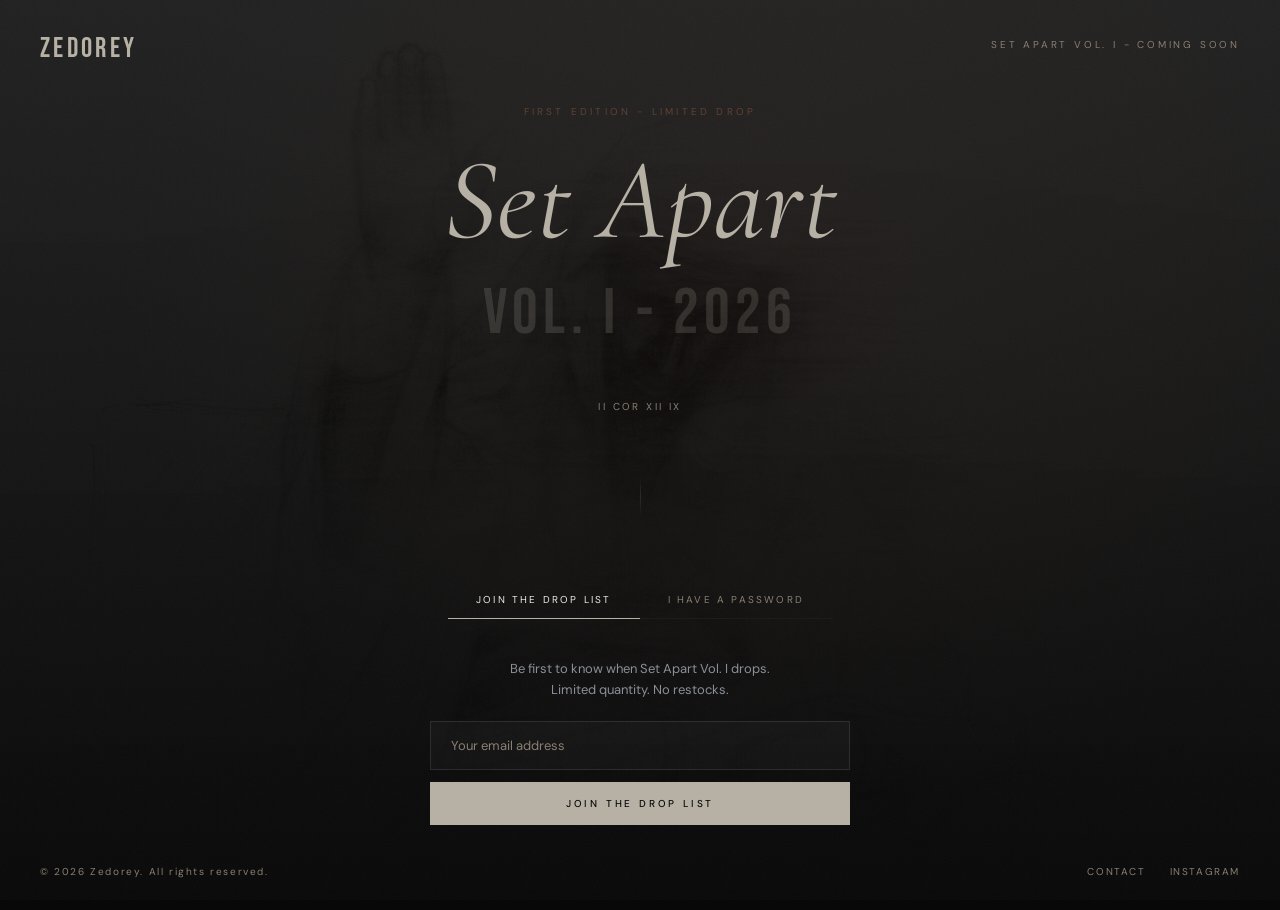
<file: pages/about.html>
<!DOCTYPE html>
<html lang="en">
<head>
  <meta charset="UTF-8" />
  <meta name="viewport" content="width=device-width, initial-scale=1.0" />
  <title>About - Zedorey</title>
  <link rel="stylesheet" href="../css/global.css" />
  <link rel="stylesheet" href="../css/about.css" />
  <script>
    if (sessionStorage.getItem('zedorey_access') !== 'granted') {
      window.location.replace('../gate.html');
    }
  </script>
</head>
<body>

  <nav class="nav" id="nav">
    <div class="nav-left">
      <a href="../index.html" class="nav-link">Products</a>
      <a href="about.html" class="nav-link active">About</a>
      <a href="contact.html" class="nav-link">Contact</a>
    </div>
    <a href="../index.html" class="nav-logo">Zedorey</a>
    <div class="nav-right">
      <button class="nav-cart-btn" id="cartBtn">
        <svg width="20" height="20" viewBox="0 0 24 24" fill="none" stroke="currentColor" stroke-width="1.5">
          <path d="M6 2L3 6v14a2 2 0 002 2h14a2 2 0 002-2V6l-3-4z"/>
          <line x1="3" y1="6" x2="21" y2="6"/>
          <path d="M16 10a4 4 0 01-8 0"/>
        </svg>
        <span class="cart-count" id="cartCount">0</span>
      </button>
    </div>
  </nav>

  <!-- STORY ONE - THE BRAND -->
  <section class="about-hero">
    <div class="about-hero-label">
      <span class="section-label">Story One</span>
      <span class="section-label">The Brand</span>
    </div>
  </section>

  <section class="brand-section">
    <div class="brand-index">
      <span class="section-label">Story One</span>
      <h1 class="brand-headline">Zedorey<br>The Brand</h1>
    </div>

    <div class="brand-pillars">
      <div class="brand-pillar fade-in">
        <span class="pillar-num">01</span>
        <h3 class="pillar-head">Who We Are</h3>
        <p>Some brands are built around a trend.<br>Some are built around a moment.<br><strong>Zedorey was built around a belief.</strong></p>
        <p>The belief that character is formed in the quiet - not on the stage, not in the highlight, but in the moments no one sees. The early mornings. The hard seasons. The decision to keep going when stopping would be easier.</p>
        <p>This brand exists for the person who understands that. Not the person chasing recognition. The person who has learned that the most grounded version of themselves doesn't need it.</p>
      </div>

      <div class="brand-pillar fade-in">
        <span class="pillar-num">02</span>
        <h3 class="pillar-head">Built On Something Deeper</h3>
        <p>Zedorey is rooted in biblical values - but you won't find a scripture on every chest or a sermon in every stitch.</p>
        <p>The faith sits underneath everything. It shapes the vision, the standards, the way we build, and the reason we started. It doesn't need to be announced. It just needs to be lived out - in the quality of what we make, the integrity of how we operate, and the intention behind every decision.</p>
        <p>That's what this brand is. Not a statement piece. <strong>A standard.</strong></p>
      </div>

      <div class="brand-pillar fade-in">
        <span class="pillar-num">03</span>
        <h3 class="pillar-head">The Name</h3>
        <p>Zedorey carries meaning without explaining itself. That's intentional.</p>
        <p>This brand was never meant to hand everything to you upfront. It rewards the curious. It respects the person who looks closer. The depth is there for those who seek it - in the design, in the references, in the story behind every drop.</p>
        <p>If you feel it without being able to fully explain it, you're exactly who this was made for.</p>
      </div>

      <div class="brand-pillar fade-in">
        <span class="pillar-num">04</span>
        <h3 class="pillar-head">How We Build</h3>
        <p>Heavyweight construction. Premium materials. Considered design.</p>
        <p>Every piece starts with the question - does this need to exist? If the answer isn't a clear yes, it doesn't get made. There are no filler pieces at Zedorey. No product to pad a range. No compromises made to hit a lower price point.</p>
        <p>What we release is what we stand behind. <strong>Fully.</strong></p>
      </div>

      <div class="brand-pillar fade-in">
        <span class="pillar-num">05</span>
        <h3 class="pillar-head">Who It's For</h3>
        <p>Not everyone. That's not arrogance - that's honesty.</p>
        <p>Zedorey is for the person who carries discipline as identity. Who moves with quiet confidence. Who doesn't need the room to know their name.</p>
        <p>The person who is set apart - not because they demand to be seen differently, but because the way they live makes it inevitable.</p>
        <p>If that's you, welcome.</p>
      </div>
    </div>

    <div class="brand-footer-quote fade-in">
      <p>Zedorey. Built on values carried long before the brand existed.</p>
      <p class="brand-three">Discipline.<span>Faith.</span>Restraint.</p>
      <span class="section-label">II Cor XII IX</span>
    </div>
  </section>

  <!-- MARQUEE -->
  <div class="marquee-track">
    <div class="marquee-inner" id="marqueeInner"></div>
  </div>

  <!-- STORY TWO - THE DROP -->
  <section class="drop-story-hero" id="drop">
    <div class="drop-story-label">
      <span class="section-label">Story Two</span>
      <span class="section-label">The Drop</span>
    </div>
    <h2 class="drop-story-eyebrow">Every volume. Every story.</h2>
  </section>

  <section class="drop-story-section">
    <div class="drop-story-index">
      <div class="drop-vol-item active">
        <span class="drop-vol-num">I</span>
        <div>
          <p class="drop-vol-label">Vol. I - Coming Soon</p>
          <p class="drop-vol-name">Set Apart</p>
          <p class="drop-vol-tag">In Weakness // Strength</p>
          <span class="badge-coming" style="margin-top:8px">Upcoming</span>
        </div>
      </div>
      <div class="drop-vol-item muted">
        <span class="drop-vol-num">II</span>
        <div>
          <p class="drop-vol-label">Vol. II - Coming</p>
          <p class="drop-vol-name">The Next Chapter</p>
          <p class="drop-vol-tag">Story not yet written.</p>
        </div>
      </div>
    </div>

    <div class="drop-story-content">
      <p class="drop-story-intro fade-in">The First Drop Couldn't Be About Anything Ordinary. It had to be about the thing that actually matters - what happens to a person when everything is working against them, and they keep going anyway.</p>

      <div class="drop-story-block fade-in">
        <h3 class="drop-block-title">The Figure</h3>
        <div class="story-image-wrap">
          <img src="../images/baldwin.png" alt="King Baldwin IV sketch" class="story-baldwin-img" />
        </div>
        <p>In 12th century Jerusalem, a king ruled with a face no one could see.</p>
        <p>Baldwin IV was thirteen years old when his tutor noticed something wrong with his right arm. He couldn't feel pain in his hand. The diagnosis came quickly - leprosy. A disease that in that era didn't just attack the body. It attacked your identity, your legitimacy, your right to lead.</p>
        <p>He became king at fifteen. Let that land for a moment. Fifteen years old. A deteriorating body. A kingdom surrounded by enemies. An era that viewed his condition as a mark of divine disfavour. Every reason to step back, hand over the crown, accept a quiet end. He didn't.</p>
      </div>

      <div class="drop-story-block fade-in">
        <h3 class="drop-block-title">The Battle</h3>
        <p>In November 1177, Saladin's forces - vastly superior in number - moved to take Jerusalem. Baldwin IV rode out to meet them. He was eighteen. His hands were already damaged. He rode with a small force against an army that had every tactical advantage.</p>
        <p>At Montgisard, his forces routed Saladin's army in one of the most unlikely victories of the Crusader period. A young king, in a failing body, on the right side of an impossible moment. <strong>His weakness was never the final word.</strong></p>
      </div>

      <div class="drop-story-verse fade-in">
        <span class="cross-icon">✝︎</span>
        <blockquote>"My grace is sufficient for you, for my power is made perfect in weakness."</blockquote>
        <cite>- 2 Corinthians 12 : 9</cite>
        <p class="verse-body">Paul wrote those words from a place of his own suffering - a thorn he begged God to remove. The answer he received wasn't removal. It was sufficiency. The grace to endure. The strength that only comes through the thing you couldn't escape. Baldwin lived that before he ever read it.</p>
      </div>

      <div class="drop-story-block fade-in">
        <h3 class="drop-block-title">The Piece</h3>
        <div class="piece-illustration">
          <div class="piece-placeholder">
            <img src="../images/zedorey-iron.png" alt="Zedorey" class="piece-placeholder-logo" />
            <span class="piece-placeholder-label">Designs Not Yet Revealed</span>
          </div>
        </div>
        <p>420-460gsm. Drop shoulder. Deep true black.</p>
        <p>The Baldwin figure carries the print - illustrated, raw, unmistakable. One hand raised. Robes heavy. A man in the middle of something - not at the end of it.</p>
        <p>Above the figure: <strong>SET APART</strong><br>Below it: <strong>IN WEAKNESS I AM STRONG</strong><br>At the base: <strong>ZEDOREY - VOL. I - II COR XII IX</strong></p>
        <p>The back tells the story. The chest stays clean.</p>
      </div>

      <div class="drop-story-block fade-in">
        <h3 class="drop-block-title">Why Limited</h3>
        <p>Vol. I is numbered. No restocks. No discounts. No exceptions. When it's gone, it belongs to the people who were ready. That's not a marketing line. That's just how this works.</p>
      </div>

      <div class="drop-cta fade-in">
        <p class="drop-cta-label">Set Apart Vol. I - Coming Soon</p>
        <span class="section-label">II Cor XII IX</span>
        <a href="contact.html" class="btn-primary" style="margin-top:20px"><span>Join The Drop List →</span></a>
      </div>
    </div>
  </section>

  <!-- MARQUEE 2 -->
  <div class="marquee-track">
    <div class="marquee-inner" id="marqueeInner2"></div>
  </div>

  <!-- SIGNUP -->
  <section class="signup-footer fade-in">
    <p class="signup-footer-drop">Set Apart Vol. I - Dropping June 2026</p>
    <h2 class="signup-footer-title">Be first<br>to know.</h2>
    <form class="signup-form" id="signupForm">
      <input class="signup-input" type="email" placeholder="Your email address" required />
      <button class="signup-btn btn-primary" type="submit"><span>Join The Drop List →</span></button>
    </form>
  </section>

  <footer class="footer">
    <nav class="footer-nav">
      <a href="products.html" class="footer-nav-link">Products</a>
      <a href="about.html" class="footer-nav-link">About</a>
      <a href="contact.html" class="footer-nav-link">Contact</a>
    </nav>
    <div class="footer-logo">Zedorey</div>
    <p class="footer-copy">© 2026 Zedorey. All rights reserved.</p>
  </footer>

  <script src="../js/shopify.js"></script>
  <script src="../js/about.js"></script>
</body>
</html>
</file>
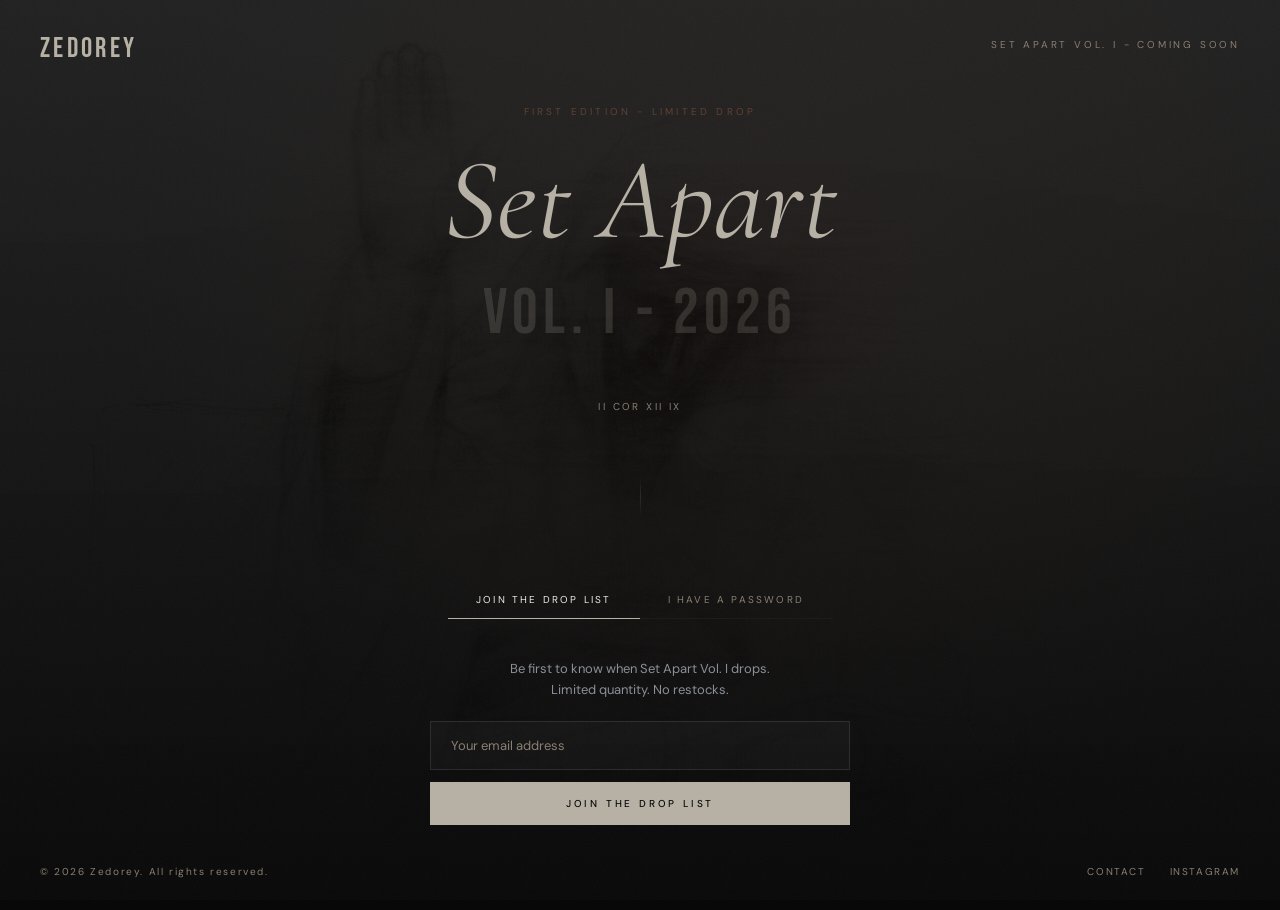
<file: pages/contact.html>
<!DOCTYPE html>
<html lang="en">
<head>
  <meta charset="UTF-8" />
  <meta name="viewport" content="width=device-width, initial-scale=1.0" />
  <title>Contact - Zedorey</title>
  <link rel="stylesheet" href="../css/global.css" />
  <link rel="stylesheet" href="../css/contact.css" />
  <script>
    if (sessionStorage.getItem('zedorey_access') !== 'granted') {
      window.location.replace('../gate.html');
    }
  </script>
</head>
<body>

  <nav class="nav" id="nav">
    <div class="nav-left">
      <a href="products.html" class="nav-link">Products</a>
      <a href="about.html" class="nav-link">About</a>
      <a href="contact.html" class="nav-link active">Contact</a>
    </div>
    <a href="../index.html" class="nav-logo">Zedorey</a>
    <div class="nav-right">
      <button class="nav-cart-btn" id="cartBtn">
        <svg width="20" height="20" viewBox="0 0 24 24" fill="none" stroke="currentColor" stroke-width="1.5">
          <path d="M6 2L3 6v14a2 2 0 002 2h14a2 2 0 002-2V6l-3-4z"/>
          <line x1="3" y1="6" x2="21" y2="6"/>
          <path d="M16 10a4 4 0 01-8 0"/>
        </svg>
        <span class="cart-count" id="cartCount">0</span>
      </button>
    </div>
  </nav>

  <section class="contact-hero">
    <div class="contact-hero-inner">
      <span class="section-label">Contact</span>
      <h1 class="contact-headline">Get In Touch</h1>
      <p class="contact-sub">Zedorey. Set Apart.</p>
    </div>
  </section>

  <section class="contact-body">

    <div class="contact-block fade-in">
      <span class="contact-num">01</span>
      <div class="contact-block-content">
        <h2 class="contact-block-title">Drop List</h2>
        <p class="contact-block-desc">Set Apart Vol. I - Coming Soon.<br>Limited quantity. Numbered. No restocks.</p>
        <p class="contact-block-desc">Join the list to be notified the moment it drops. When it's gone, it belongs to the people who were ready.</p>
        <form class="contact-signup-form" id="signupForm">
          <input class="signup-input" type="email" placeholder="Your email address" required />
          <button class="btn-primary" type="submit"><span>Join The List →</span></button>
        </form>
        <span class="section-label" style="margin-top:16px;display:block">II Cor XII IX</span>
      </div>
    </div>

    <div class="contact-block fade-in">
      <span class="contact-num">02</span>
      <div class="contact-block-content">
        <h2 class="contact-block-title">Find Us</h2>
        <div class="contact-links">
          <a href="https://instagram.com/zedoreystore" class="contact-link" target="_blank" rel="noopener">
            <span class="contact-link-platform">Instagram</span>
            <span class="contact-link-handle">@zedoreystore</span>
            <span class="contact-link-arrow">↗</span>
          </a>
          <a href="https://facebook.com/zedoreystore" class="contact-link" target="_blank" rel="noopener">
            <span class="contact-link-platform">Facebook</span>
            <span class="contact-link-handle">Zedorey Store</span>
            <span class="contact-link-arrow">↗</span>
          </a>
          <a href="mailto:hello@zedorey.com" class="contact-link">
            <span class="contact-link-platform">Email</span>
            <span class="contact-link-handle">hello@zedorey.com</span>
            <span class="contact-link-arrow">↗</span>
          </a>
        </div>
      </div>
    </div>

    <div class="contact-brand-close fade-in">
      <p>Zedorey. Built on values carried long before the brand existed.</p>
      <p class="brand-three">Discipline.<span>Faith.</span>Restraint.</p>
      <span class="section-label">II Cor XII IX</span>
    </div>

  </section>

  <footer class="footer">
    <nav class="footer-nav">
      <a href="products.html" class="footer-nav-link">Products</a>
      <a href="about.html" class="footer-nav-link">About</a>
      <a href="contact.html" class="footer-nav-link">Contact</a>
    </nav>
    <div class="footer-logo">Zedorey</div>
    <p class="footer-copy">© 2026 Zedorey. All rights reserved.</p>
  </footer>

  <script src="../js/shopify.js"></script>
  <script src="../js/contact.js"></script>
</body>
</html>
</file>
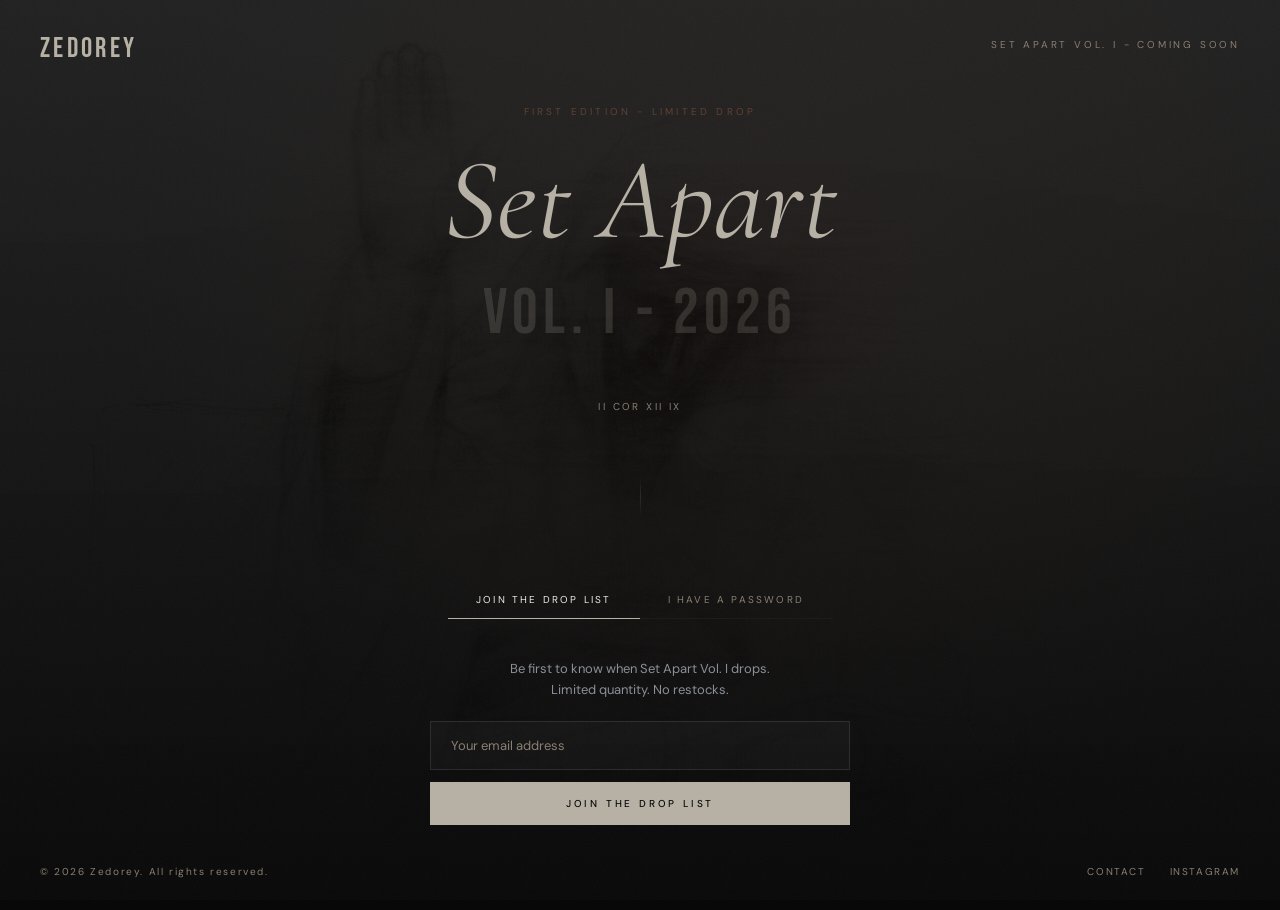
<file: pages/product.html>
<!DOCTYPE html>
<html lang="en">
<head>
  <meta charset="UTF-8" />
  <meta name="viewport" content="width=device-width, initial-scale=1.0" />
  <title>Product - Zedorey</title>
  <link rel="stylesheet" href="../css/global.css" />
  <link rel="stylesheet" href="../css/product.css" />
  <script>
    if (sessionStorage.getItem('zedorey_access') !== 'granted') {
      window.location.replace('../gate.html');
    }
  </script>
</head>
<body>

  <nav class="nav scrolled" id="nav">
    <div class="nav-left">
      <a href="products.html" class="nav-link active">Products</a>
      <a href="about.html" class="nav-link">About</a>
      <a href="contact.html" class="nav-link">Contact</a>
    </div>
    <a href="../index.html" class="nav-logo">Zedorey</a>
    <div class="nav-right">
      <button class="nav-cart-btn" id="cartBtn">
        <svg width="20" height="20" viewBox="0 0 24 24" fill="none" stroke="currentColor" stroke-width="1.5">
          <path d="M6 2L3 6v14a2 2 0 002 2h14a2 2 0 002-2V6l-3-4z"/>
          <line x1="3" y1="6" x2="21" y2="6"/>
          <path d="M16 10a4 4 0 01-8 0"/>
        </svg>
        <span class="cart-count" id="cartCount">0</span>
      </button>
    </div>
  </nav>

  <!-- CART DRAWER -->
  <div class="cart-overlay" id="cartOverlay"></div>
  <div class="cart-drawer" id="cartDrawer">
    <div class="cart-header">
      <span class="cart-title">Your Cart</span>
      <button class="cart-close" id="cartClose">
        <svg width="18" height="18" viewBox="0 0 24 24" fill="none" stroke="currentColor" stroke-width="1.5">
          <line x1="18" y1="6" x2="6" y2="18"/><line x1="6" y1="6" x2="18" y2="18"/>
        </svg>
      </button>
    </div>
    <div class="cart-items" id="cartItems">
      <div class="cart-empty"><span>Your cart is empty</span></div>
    </div>
    <div class="cart-footer" id="cartFooter" style="display:none">
      <div class="cart-total-row">
        <span class="cart-total-label">Total</span>
        <span class="cart-total-amount" id="cartTotal">$0.00</span>
      </div>
      <a href="#" class="btn-checkout" id="checkoutBtn">Proceed to Checkout</a>
    </div>
  </div>

  <!-- PRODUCT CONTENT -->
  <main class="product-main" id="productMain">
    <div class="product-loading">
      <div class="product-img-skeleton"></div>
      <div class="product-info-skeleton">
        <div class="skeleton-line wide"></div>
        <div class="skeleton-line medium"></div>
        <div class="skeleton-line short"></div>
      </div>
    </div>
  </main>

  <div class="marquee-track" style="margin-top:60px">
    <div class="marquee-inner" id="marqueeInner"></div>
  </div>

  <footer class="footer">
    <nav class="footer-nav">
      <a href="products.html" class="footer-nav-link">Products</a>
      <a href="about.html" class="footer-nav-link">About</a>
      <a href="contact.html" class="footer-nav-link">Contact</a>
    </nav>
    <div class="footer-logo">Zedorey</div>
    <p class="footer-copy">© 2026 Zedorey. All rights reserved.</p>
  </footer>

  <script src="../js/shopify.js"></script>
  <script src="../js/product.js"></script>
</body>
</html>
</file>
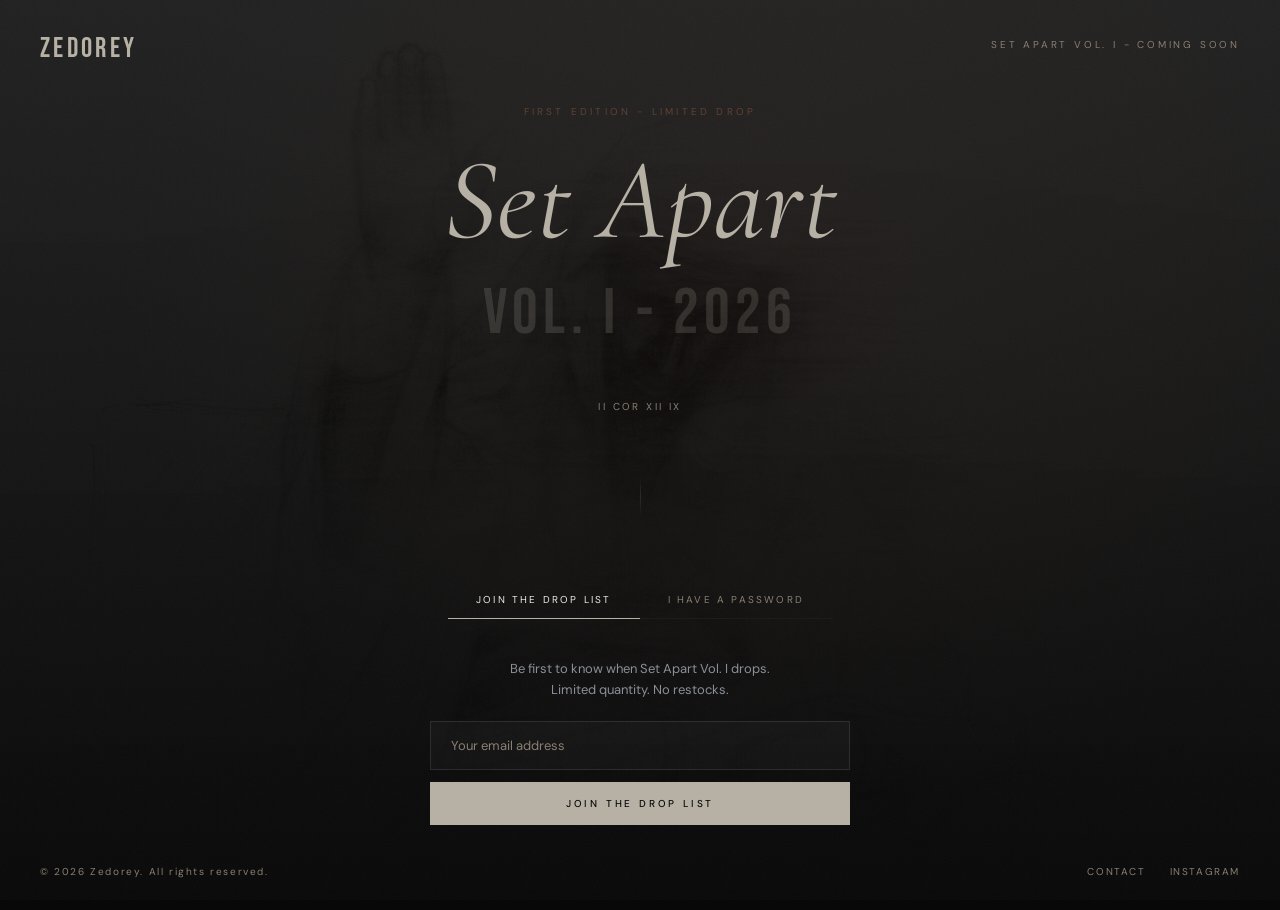
<file: pages/products.html>
<!DOCTYPE html>
<html lang="en">
<head>
  <meta charset="UTF-8" />
  <meta name="viewport" content="width=device-width, initial-scale=1.0" />
  <title>Products - Zedorey</title>
  <link rel="stylesheet" href="../css/global.css" />
  <link rel="stylesheet" href="../css/products.css" />
  <script>
    if (sessionStorage.getItem('zedorey_access') !== 'granted') {
      window.location.replace('../gate.html');
    }
  </script>
</head>
<body>

  <nav class="nav scrolled" id="nav">
    <div class="nav-left">
      <a href="products.html" class="nav-link active">Products</a>
      <a href="about.html" class="nav-link">About</a>
      <a href="contact.html" class="nav-link">Contact</a>
    </div>
    <a href="../index.html" class="nav-logo">Zedorey</a>
    <div class="nav-right">
      <button class="nav-cart-btn" id="cartBtn">
        <svg width="20" height="20" viewBox="0 0 24 24" fill="none" stroke="currentColor" stroke-width="1.5">
          <path d="M6 2L3 6v14a2 2 0 002 2h14a2 2 0 002-2V6l-3-4z"/>
          <line x1="3" y1="6" x2="21" y2="6"/>
          <path d="M16 10a4 4 0 01-8 0"/>
        </svg>
        <span class="cart-count" id="cartCount">0</span>
      </button>
    </div>
  </nav>

  <!-- CART DRAWER -->
  <div class="cart-overlay" id="cartOverlay"></div>
  <div class="cart-drawer" id="cartDrawer">
    <div class="cart-header">
      <span class="cart-title">Your Cart</span>
      <button class="cart-close" id="cartClose">
        <svg width="18" height="18" viewBox="0 0 24 24" fill="none" stroke="currentColor" stroke-width="1.5">
          <line x1="18" y1="6" x2="6" y2="18"/><line x1="6" y1="6" x2="18" y2="18"/>
        </svg>
      </button>
    </div>
    <div class="cart-items" id="cartItems">
      <div class="cart-empty"><span>Your cart is empty</span></div>
    </div>
    <div class="cart-footer" id="cartFooter" style="display:none">
      <div class="cart-total-row">
        <span class="cart-total-label">Total</span>
        <span class="cart-total-amount" id="cartTotal">$0.00</span>
      </div>
      <a href="#" class="btn-checkout" id="checkoutBtn">Proceed to Checkout</a>
    </div>
  </div>

  <section class="products-hero">
    <div class="products-hero-inner">
      <span class="section-label">From The Store</span>
      <h1 class="products-hero-title">All Products</h1>
    </div>
  </section>

  <section class="products-filter-bar">
    <div class="filter-tabs" id="filterTabs">
      <button class="filter-tab active" data-filter="all">All</button>
      <button class="filter-tab" data-filter="drop">The Drop</button>
      <button class="filter-tab" data-filter="essentials">ZDRY Essentials</button>
    </div>
  </section>

  <section class="products-main">
    <div class="products-grid-full" id="productsGrid">
      <div class="product-skeleton"></div>
      <div class="product-skeleton"></div>
      <div class="product-skeleton"></div>
      <div class="product-skeleton"></div>
    </div>
  </section>

  <div class="marquee-track" style="margin-top:80px">
    <div class="marquee-inner" id="marqueeInner"></div>
  </div>

  <footer class="footer">
    <nav class="footer-nav">
      <a href="products.html" class="footer-nav-link">Products</a>
      <a href="about.html" class="footer-nav-link">About</a>
      <a href="contact.html" class="footer-nav-link">Contact</a>
    </nav>
    <div class="footer-logo">Zedorey</div>
    <p class="footer-copy">© 2026 Zedorey. All rights reserved.</p>
  </footer>

  <script src="../js/shopify.js"></script>
  <script src="../js/products.js"></script>
</body>
</html>
</file>
<file: css/global.css>
/* ─────────────────────────────────────────
   ZEDOREY - GLOBAL STYLES
   ───────────────────────────────────────── */

@import url('https://fonts.googleapis.com/css2?family=Cormorant+Garamond:ital,wght@0,300;0,400;0,500;0,600;1,300;1,400&family=Barlow+Condensed:wght@300;400;500;600;700;800&family=Barlow:wght@300;400;500&display=swap');

:root {
  --black:       #080808;
  --black-mid:   #0e0e0e;
  --black-soft:  #141414;
  --grey-dark:   #1a1a1a;
  --grey-mid:    #2a2a2a;
  --grey:        #444;
  --grey-light:  #888;
  --grey-muted:  #555;
  --white:       #f5f3f0;
  --white-dim:   #ccc;

  /* Brand palette */
  --stone:       #8a8f98;
  --bone:        #b7b1a5;
  --warm-grey:   #8a7f73;
  --brown:       #5c4033;
  --charcoal:    #2a2a2a;
  --accent:      #b7b1a5;
  --accent-dim:  #8a7f73;

  --font-display: 'Cormorant Garamond', serif;
  --font-ui:      'Barlow Condensed', sans-serif;
  --font-body:    'Barlow', sans-serif;

  --nav-h: 60px;
  --max-w: 1400px;
  --ease: cubic-bezier(0.25, 0.46, 0.45, 0.94);
}

*, *::before, *::after { box-sizing: border-box; margin: 0; padding: 0; }

html {
  font-size: 16px;
  scroll-behavior: smooth;
  -webkit-font-smoothing: antialiased;
}

body {
  background: var(--black);
  color: var(--white);
  font-family: var(--font-body);
  font-weight: 300;
  overflow-x: hidden;
  cursor: default;
}

a { color: inherit; text-decoration: none; }
img { display: block; max-width: 100%; }
button { cursor: pointer; border: none; background: none; font: inherit; color: inherit; }

/* ─── SCROLLBAR ─── */
::-webkit-scrollbar { width: 3px; }
::-webkit-scrollbar-track { background: var(--black); }
::-webkit-scrollbar-thumb { background: var(--brown); }

/* ─── SELECTION ─── */
::selection { background: var(--bone); color: var(--black); }

/* ─── NAV ─── */
.nav {
  position: fixed;
  top: 0; left: 0; right: 0;
  z-index: 100;
  height: var(--nav-h);
  display: flex;
  align-items: center;
  justify-content: space-between;
  padding: 0 40px;
  background: transparent;
  transition: background 0.4s var(--ease);
}

.nav.scrolled {
  background: rgba(8, 8, 8, 0.95);
  backdrop-filter: blur(12px);
  border-bottom: 1px solid rgba(183,177,165,0.08);
}

.nav-left, .nav-right {
  display: flex;
  align-items: center;
  gap: 36px;
}

.nav-link {
  font-family: var(--font-ui);
  font-size: 11px;
  font-weight: 500;
  letter-spacing: 0.18em;
  text-transform: uppercase;
  color: var(--stone);
  transition: color 0.2s;
  position: relative;
}

.nav-link::after {
  content: '';
  position: absolute;
  bottom: -3px; left: 0; right: 0;
  height: 1px;
  background: var(--bone);
  transform: scaleX(0);
  transition: transform 0.25s var(--ease);
}

.nav-link:hover { color: var(--bone); }
.nav-link:hover::after { transform: scaleX(1); }
.nav-link.active { color: var(--bone); }

.nav-logo {
  font-family: var(--font-display);
  font-size: 26px;
  font-weight: 400;
  letter-spacing: 0.25em;
  text-transform: uppercase;
  color: var(--white);
  position: absolute;
  left: 50%;
  transform: translateX(-50%);
}

.nav-cart-btn {
  position: relative;
  width: 22px; height: 22px;
  display: flex;
  align-items: center;
  justify-content: center;
  color: var(--stone);
  transition: color 0.2s;
}
.nav-cart-btn:hover { color: var(--bone); }

.cart-count {
  position: absolute;
  top: -6px; right: -6px;
  background: var(--brown);
  color: var(--white);
  font-family: var(--font-ui);
  font-size: 9px;
  font-weight: 700;
  width: 15px; height: 15px;
  border-radius: 50%;
  display: flex;
  align-items: center;
  justify-content: center;
  opacity: 0;
  transition: opacity 0.2s;
}
.cart-count.visible { opacity: 1; }

/* ─── CART DRAWER ─── */
.cart-overlay {
  position: fixed;
  inset: 0;
  background: rgba(0,0,0,0.6);
  z-index: 200;
  opacity: 0;
  pointer-events: none;
  transition: opacity 0.3s;
}
.cart-overlay.open { opacity: 1; pointer-events: all; }

.cart-drawer {
  position: fixed;
  top: 0; right: 0; bottom: 0;
  width: 420px;
  max-width: 100vw;
  background: var(--black-soft);
  border-left: 1px solid rgba(183,177,165,0.1);
  z-index: 201;
  transform: translateX(100%);
  transition: transform 0.4s var(--ease);
  display: flex;
  flex-direction: column;
}
.cart-drawer.open { transform: translateX(0); }

.cart-header {
  padding: 30px 30px 20px;
  border-bottom: 1px solid var(--grey-dark);
  display: flex;
  align-items: center;
  justify-content: space-between;
}

.cart-title {
  font-family: var(--font-ui);
  font-size: 11px;
  letter-spacing: 0.2em;
  text-transform: uppercase;
  color: var(--bone);
}

.cart-close {
  width: 24px; height: 24px;
  display: flex; align-items: center; justify-content: center;
  color: var(--warm-grey);
  transition: color 0.2s;
}
.cart-close:hover { color: var(--white); }

.cart-items {
  flex: 1;
  overflow-y: auto;
  padding: 20px 30px;
}

.cart-empty {
  display: flex;
  flex-direction: column;
  align-items: center;
  justify-content: center;
  height: 100%;
  gap: 12px;
  color: var(--warm-grey);
  font-family: var(--font-ui);
  font-size: 12px;
  letter-spacing: 0.15em;
  text-transform: uppercase;
}

.cart-item {
  display: grid;
  grid-template-columns: 60px 1fr auto;
  gap: 16px;
  align-items: start;
  padding: 16px 0;
  border-bottom: 1px solid var(--grey-dark);
}

.cart-item-img {
  width: 60px; height: 60px;
  object-fit: cover;
  background: var(--grey-dark);
}

.cart-item-name {
  font-family: var(--font-ui);
  font-size: 12px;
  letter-spacing: 0.1em;
  text-transform: uppercase;
  margin-bottom: 4px;
  color: var(--bone);
}

.cart-item-variant {
  font-size: 11px;
  color: var(--warm-grey);
  margin-bottom: 8px;
}

.cart-item-price {
  font-family: var(--font-ui);
  font-size: 12px;
  color: var(--bone);
}

.cart-footer {
  padding: 20px 30px 30px;
  border-top: 1px solid var(--grey-dark);
}

.cart-total-row {
  display: flex;
  justify-content: space-between;
  align-items: center;
  margin-bottom: 20px;
}

.cart-total-label {
  font-family: var(--font-ui);
  font-size: 11px;
  letter-spacing: 0.15em;
  text-transform: uppercase;
  color: var(--warm-grey);
}

.cart-total-amount {
  font-family: var(--font-display);
  font-size: 22px;
  font-weight: 400;
  color: var(--bone);
}

.btn-checkout {
  display: block;
  width: 100%;
  padding: 16px;
  background: var(--bone);
  color: var(--black);
  font-family: var(--font-ui);
  font-size: 11px;
  font-weight: 600;
  letter-spacing: 0.2em;
  text-transform: uppercase;
  text-align: center;
  transition: background 0.2s;
}
.btn-checkout:hover { background: var(--white); }

/* ─── MARQUEE ─── */
.marquee-track {
  overflow: hidden;
  border-top: 1px solid rgba(183,177,165,0.08);
  border-bottom: 1px solid rgba(183,177,165,0.08);
  padding: 14px 0;
}

.marquee-inner {
  display: flex;
  gap: 0;
  animation: marquee 24s linear infinite;
  width: max-content;
}

.marquee-item {
  font-family: var(--font-ui);
  font-size: 11px;
  letter-spacing: 0.25em;
  text-transform: uppercase;
  color: var(--warm-grey);
  padding: 0 40px;
  white-space: nowrap;
}

.marquee-item .cross {
  color: var(--brown);
  margin: 0 8px;
}

@keyframes marquee {
  from { transform: translateX(0); }
  to { transform: translateX(-50%); }
}

/* ─── SECTION LABELS ─── */
.section-label {
  font-family: var(--font-ui);
  font-size: 10px;
  letter-spacing: 0.3em;
  text-transform: uppercase;
  color: var(--warm-grey);
}

/* ─── BUTTONS ─── */
.btn-primary {
  display: inline-flex;
  align-items: center;
  gap: 12px;
  padding: 14px 32px;
  border: 1px solid var(--warm-grey);
  font-family: var(--font-ui);
  font-size: 11px;
  font-weight: 500;
  letter-spacing: 0.2em;
  text-transform: uppercase;
  color: var(--bone);
  transition: border-color 0.25s, background 0.25s, color 0.25s;
  position: relative;
  overflow: hidden;
}

.btn-primary::before {
  content: '';
  position: absolute;
  inset: 0;
  background: var(--bone);
  transform: translateX(-100%);
  transition: transform 0.3s var(--ease);
}

.btn-primary:hover { color: var(--black); border-color: var(--bone); }
.btn-primary:hover::before { transform: translateX(0); }
.btn-primary span { position: relative; z-index: 1; }

.btn-ghost {
  display: inline-flex;
  align-items: center;
  gap: 10px;
  font-family: var(--font-ui);
  font-size: 10px;
  font-weight: 500;
  letter-spacing: 0.25em;
  text-transform: uppercase;
  color: var(--warm-grey);
  border-bottom: 1px solid var(--brown);
  padding-bottom: 2px;
  transition: color 0.2s, border-color 0.2s;
}
.btn-ghost:hover { color: var(--bone); border-color: var(--bone); }

/* ─── COMING SOON BADGE ─── */
.badge-coming {
  display: inline-block;
  font-family: var(--font-ui);
  font-size: 9px;
  letter-spacing: 0.2em;
  text-transform: uppercase;
  color: var(--warm-grey);
  border: 1px solid var(--brown);
  padding: 4px 10px;
}

/* ─── LOCKED / HIDDEN PRODUCT TREATMENT ─── */
/* Used for ZDRY essentials before reveal - cards read as obscured, not empty. */
.locked-img {
  position: relative;
  background:
    radial-gradient(ellipse at 50% 40%, rgba(92,64,51,0.08) 0%, transparent 60%),
    repeating-linear-gradient(
      45deg,
      rgba(255,255,255,0.012) 0px,
      rgba(255,255,255,0.012) 1px,
      transparent 1px,
      transparent 8px
    ),
    var(--grey-dark);
}

.locked-img::after {
  content: "";
  position: absolute;
  top: 50%;
  left: 50%;
  width: 28px;
  height: 32px;
  transform: translate(-50%, -50%);
  background-image: url("data:image/svg+xml;utf8,<svg xmlns='http://www.w3.org/2000/svg' viewBox='0 0 24 24' fill='none' stroke='%235c4033' stroke-width='1.2'><rect x='4' y='10' width='16' height='11' rx='1.5'/><path d='M8 10V7a4 4 0 0 1 8 0v3'/></svg>");
  background-repeat: no-repeat;
  background-position: center;
  background-size: contain;
  opacity: 0.55;
}

.locked-card { cursor: default; }
.locked-card:hover .locked-img { transform: none; }
.locked-card .product-card-price { color: var(--warm-grey); }

/* Locked treatment on the single-product page placeholder */
.locked-image-item {
  background:
    radial-gradient(ellipse at 50% 40%, rgba(92,64,51,0.08) 0%, transparent 60%),
    repeating-linear-gradient(
      45deg,
      rgba(255,255,255,0.012) 0px,
      rgba(255,255,255,0.012) 1px,
      transparent 1px,
      transparent 8px
    ),
    var(--grey-dark) !important;
}

/* ─── FOOTER ─── */
.footer {
  padding: 60px 40px 40px;
  border-top: 1px solid rgba(183,177,165,0.1);
  display: grid;
  grid-template-columns: 1fr auto 1fr;
  align-items: end;
  gap: 40px;
}

.footer-nav {
  display: flex;
  gap: 28px;
}

.footer-nav-link {
  font-family: var(--font-ui);
  font-size: 10px;
  letter-spacing: 0.2em;
  text-transform: uppercase;
  color: var(--warm-grey);
  transition: color 0.2s;
}
.footer-nav-link:hover { color: var(--bone); }

.footer-logo {
  font-family: var(--font-display);
  font-size: 22px;
  letter-spacing: 0.25em;
  text-transform: uppercase;
  color: var(--bone);
  text-align: center;
}

.footer-copy {
  font-family: var(--font-ui);
  font-size: 10px;
  letter-spacing: 0.12em;
  color: var(--grey-muted);
  text-align: right;
}

/* ─── FADE IN ANIMATION ─── */
.fade-in {
  opacity: 0;
  transform: translateY(24px);
  transition: opacity 0.7s var(--ease), transform 0.7s var(--ease);
}
.fade-in.visible {
  opacity: 1;
  transform: translateY(0);
}

/* ─── RESPONSIVE ─── */
@media (max-width: 768px) {
  .nav { padding: 0 20px; }
  .nav-left { gap: 20px; }
  .nav-right { gap: 16px; }
  .footer {
    grid-template-columns: 1fr;
    text-align: center;
  }
  .footer-nav { justify-content: center; }
  .footer-copy { text-align: center; }
}
</file>
<file: css/home.css>
/* ─────────────────────────────────────────
   ZEDOREY - HOME PAGE STYLES
   ───────────────────────────────────────── */

/* ─── HERO ─── */
.hero {
  position: relative;
  min-height: 100vh;
  display: flex;
  align-items: flex-end;
  padding: 0 40px 80px;
  overflow: hidden;
}

.hero-bg {
  position: absolute;
  inset: 0;
  background: var(--black);
}

.hero-baldwin {
  position: absolute;
  inset: 0;
  background-image: url('../images/baldwin.png');
  background-size: cover;
  background-position: center 15%;
  background-repeat: no-repeat;
  opacity: 0.55;
  filter: grayscale(100%) contrast(1.5) invert(1);
  mix-blend-mode: screen;
}

.hero-overlay {
  position: absolute;
  inset: 0;
  background:
    radial-gradient(ellipse at 60% 30%, rgba(92,64,51,0.15) 0%, transparent 60%),
    linear-gradient(180deg, rgba(8,8,8,0.2) 0%, rgba(8,8,8,0.85) 100%);
}

.hero-grain {
  position: absolute;
  inset: 0;
  opacity: 0.035;
  background-image: url("data:image/svg+xml,%3Csvg viewBox='0 0 256 256' xmlns='http://www.w3.org/2000/svg'%3E%3Cfilter id='noise'%3E%3CfeTurbulence type='fractalNoise' baseFrequency='0.9' numOctaves='4' stitchTiles='stitch'/%3E%3C/filter%3E%3Crect width='100%25' height='100%25' filter='url(%23noise)'/%3E%3C/svg%3E");
  background-repeat: repeat;
  background-size: 200px;
}

.hero-vignette {
  position: absolute;
  inset: 0;
  background: radial-gradient(ellipse at center, transparent 30%, rgba(8,8,8,0.5) 100%);
}

.hero-content {
  position: relative;
  z-index: 2;
  max-width: 700px;
}

.hero-eyebrow {
  display: flex;
  align-items: center;
  gap: 12px;
  margin-bottom: 24px;
}

.hero-dash {
  color: var(--grey-muted);
  font-size: 12px;
}

.hero-headline {
  font-family: var(--font-ui);
  font-weight: 800;
  line-height: 0.9;
  text-transform: uppercase;
  margin-bottom: 40px;
}

.hero-line-1 {
  display: block;
  font-size: clamp(60px, 9vw, 130px);
  color: rgba(183,177,165,0.2);
  letter-spacing: -0.01em;
}

.hero-line-2 {
  display: block;
  font-size: clamp(60px, 9vw, 130px);
  color: rgba(183,177,165,0.2);
  letter-spacing: -0.01em;
}

.hero-meta {
  display: flex;
  flex-direction: column;
  gap: 12px;
  align-items: flex-start;
}

.hero-coming {
  font-family: var(--font-ui);
  font-size: clamp(28px, 4vw, 48px);
  font-weight: 700;
  letter-spacing: 0.05em;
  text-transform: uppercase;
  color: var(--bone);
}

.hero-verse {
  font-family: var(--font-ui);
  font-size: 10px;
  letter-spacing: 0.3em;
  text-transform: uppercase;
  color: var(--brown);
  margin-top: 8px;
}

.hero-scroll-indicator {
  position: absolute;
  right: 40px;
  bottom: 80px;
  display: flex;
  flex-direction: column;
  align-items: center;
  gap: 10px;
  writing-mode: vertical-rl;
  font-family: var(--font-ui);
  font-size: 9px;
  letter-spacing: 0.25em;
  text-transform: uppercase;
  color: var(--grey-muted);
  z-index: 2;
}

.scroll-line {
  width: 1px;
  height: 60px;
  background: linear-gradient(to bottom, var(--brown), transparent);
  animation: scrollPulse 2s ease-in-out infinite;
}

@keyframes scrollPulse {
  0%, 100% { transform: scaleY(1); opacity: 0.5; }
  50% { transform: scaleY(0.6); opacity: 1; }
}

/* ─── DROP BANNER ─── */
.drop-banner {
  display: flex;
  justify-content: space-between;
  align-items: center;
  padding: 28px 40px;
  background: var(--black-mid);
  border-top: 1px solid rgba(183,177,165,0.1);
  border-bottom: 1px solid rgba(183,177,165,0.1);
}

.drop-banner-title {
  font-family: var(--font-ui);
  font-size: 18px;
  font-weight: 700;
  letter-spacing: 0.08em;
  text-transform: uppercase;
  margin: 6px 0 4px;
  color: var(--bone);
}

.drop-banner-sub {
  font-family: var(--font-body);
  font-size: 12px;
  color: var(--warm-grey);
  font-weight: 300;
}

.drop-banner-price {
  font-family: var(--font-ui);
  font-size: 22px;
  font-weight: 700;
  letter-spacing: 0.08em;
  text-transform: uppercase;
  text-align: right;
  margin: 6px 0 4px;
}

.drop-banner-specs {
  font-size: 11px;
  color: var(--grey-light);
  text-align: right;
  letter-spacing: 0.08em;
}

/* ─── DROP SECTION ─── */
.drop-section {
  min-height: 80vh;
  position: relative;
  display: flex;
  padding: 80px 40px;
  gap: 60px;
  background:
    radial-gradient(ellipse at 50% 50%, rgba(20, 15, 8, 0.8) 0%, transparent 70%),
    var(--black);
  overflow: hidden;
}

.drop-section-header {
  flex: 0 0 260px;
  display: flex;
  flex-direction: column;
  gap: 16px;
}

.drop-section-title {
  font-family: var(--font-ui);
  font-size: 64px;
  font-weight: 800;
  text-transform: uppercase;
  letter-spacing: 0.02em;
  line-height: 1;
  color: var(--bone);
}

.drop-section-note {
  font-family: var(--font-ui);
  font-size: 10px;
  letter-spacing: 0.2em;
  text-transform: uppercase;
  color: var(--grey-muted);
}

.drop-product-preview {
  flex: 1;
  display: flex;
  align-items: center;
}

.drop-product-card {
  display: grid;
  grid-template-columns: 320px 1fr;
  gap: 48px;
  align-items: center;
  width: 100%;
}

.drop-product-img {
  aspect-ratio: 2/3;
  background: var(--black-mid);
  position: relative;
  overflow: hidden;
  border: 1px solid var(--grey-dark);
}

.drop-product-img img {
  width: 100%;
  height: 100%;
  object-fit: contain;
  object-position: center;
  padding: 20px;
}

.drop-img-placeholder {
  position: absolute;
  inset: 0;
  display: flex;
  align-items: center;
  justify-content: center;
  background: var(--black-mid);
}

.drop-placeholder-inner {
  display: flex;
  flex-direction: column;
  align-items: center;
  gap: 20px;
}

.drop-placeholder-logo {
  width: 80px;
  height: 80px;
  object-fit: contain;
  opacity: 0.35;
  filter: grayscale(100%);
}

.drop-placeholder-label {
  font-family: var(--font-ui);
  font-size: 9px;
  letter-spacing: 0.28em;
  text-transform: uppercase;
  color: var(--grey-muted);
}

.drop-img-placeholder {
  position: absolute;
  inset: 0;
  display: flex;
  align-items: center;
  justify-content: center;
  background: linear-gradient(160deg, #0e0e0e 0%, #080808 100%);
}

.drop-placeholder-inner {
  text-align: center;
  padding: 20px;
}

.drop-product-info {
  display: flex;
  flex-direction: column;
  gap: 12px;
}

.drop-product-name {
  font-family: var(--font-ui);
  font-size: 22px;
  font-weight: 600;
  letter-spacing: 0.06em;
  text-transform: uppercase;
  color: var(--bone);
  line-height: 1.2;
}

.drop-product-specs {
  font-size: 12px;
  color: var(--grey-muted);
  letter-spacing: 0.08em;
}

/* ─── PRODUCTS ─── */
.products-section {
  padding: 80px 40px;
}

.products-header {
  margin-bottom: 50px;
  display: flex;
  flex-direction: column;
  gap: 8px;
}

.products-title {
  font-family: var(--font-ui);
  font-size: 42px;
  font-weight: 700;
  text-transform: uppercase;
  letter-spacing: 0.05em;
  color: var(--bone);
}

.products-sub {
  font-size: 14px;
  color: var(--warm-grey);
  font-weight: 300;
}

.products-grid {
  display: grid;
  grid-template-columns: repeat(auto-fill, minmax(280px, 1fr));
  gap: 2px;
}

.product-card {
  position: relative;
  aspect-ratio: 3/4;
  overflow: hidden;
  cursor: pointer;
  background: var(--grey-dark);
}

.product-card:hover .product-img {
  transform: scale(1.04);
}

.product-img {
  width: 100%; height: 100%;
  object-fit: cover;
  transition: transform 0.6s var(--ease);
  background: var(--grey-dark);
}

.product-card-overlay {
  position: absolute;
  bottom: 0; left: 0; right: 0;
  padding: 24px 20px 20px;
  background: linear-gradient(to top, rgba(8,8,8,0.9) 0%, transparent 100%);
}

.product-badge {
  position: absolute;
  top: 16px; left: 16px;
}

.product-card-name {
  font-family: var(--font-ui);
  font-size: 12px;
  font-weight: 500;
  letter-spacing: 0.12em;
  text-transform: uppercase;
  margin-bottom: 4px;
}

.product-card-price {
  font-family: var(--font-ui);
  font-size: 13px;
  color: var(--accent);
}

.product-skeleton {
  aspect-ratio: 3/4;
  background: var(--grey-dark);
  animation: pulse 1.5s ease-in-out infinite;
}

@keyframes pulse {
  0%, 100% { opacity: 0.4; }
  50% { opacity: 0.7; }
}

/* ─── WHY SECTION ─── */
.why-section {
  padding: 100px 40px;
  background: var(--black-mid);
  display: grid;
  grid-template-columns: 1fr 1fr;
  gap: 80px;
  align-items: start;
}

.why-title {
  font-family: var(--font-display);
  font-size: clamp(40px, 5vw, 72px);
  font-weight: 400;
  line-height: 1.1;
  margin: 16px 0 24px;
  color: var(--bone);
}

.why-intro {
  font-size: 15px;
  line-height: 1.7;
  color: var(--white);
  margin-bottom: 16px;
}

.why-sub {
  font-size: 13px;
  line-height: 1.8;
  color: var(--grey-light);
}

.why-pillars {
  display: flex;
  flex-direction: column;
  gap: 0;
}

.pillar {
  padding: 28px 0;
  border-bottom: 1px solid var(--grey-dark);
}

.pillar:first-child { border-top: 1px solid var(--grey-dark); }

.pillar-label {
  display: block;
  font-family: var(--font-ui);
  font-size: 11px;
  font-weight: 600;
  letter-spacing: 0.2em;
  text-transform: uppercase;
  color: var(--bone);
  margin-bottom: 10px;
}

.pillar-text {
  font-size: 13px;
  line-height: 1.7;
  color: var(--grey-light);
}

/* ─── STORY SECTION ─── */
.story-section {
  padding: 120px 40px;
  display: grid;
  grid-template-columns: 1fr;
  max-width: 900px;
  margin: 0 auto;
}

.story-pull {
  font-family: var(--font-ui);
  font-size: 10px;
  letter-spacing: 0.3em;
  text-transform: uppercase;
  color: var(--grey-muted);
  margin-bottom: 60px;
}

.story-title {
  font-family: var(--font-display);
  font-size: clamp(50px, 7vw, 100px);
  font-weight: 400;
  font-style: italic;
  line-height: 1;
  color: rgba(183,177,165,0.1);
  margin-bottom: 40px;
}

.story-text {
  font-size: 15px;
  line-height: 1.85;
  color: var(--grey-light);
  margin-bottom: 20px;
  max-width: 620px;
}

.story-verse {
  margin: 40px 0;
  padding: 32px;
  border-left: 1px solid var(--grey-mid);
  background: rgba(201,185,154,0.03);
}

.cross-icon {
  display: block;
  font-size: 14px;
  color: var(--accent-dim);
  margin-bottom: 16px;
}

.story-verse blockquote {
  font-family: var(--font-display);
  font-size: 20px;
  font-style: italic;
  line-height: 1.6;
  color: var(--bone);
  margin-bottom: 12px;
}

.story-verse cite {
  font-family: var(--font-ui);
  font-size: 10px;
  letter-spacing: 0.2em;
  text-transform: uppercase;
  color: var(--grey-muted);
  font-style: normal;
}

/* ─── SIGNUP ─── */
.signup-section {
  padding: 100px 40px;
  text-align: center;
  background: var(--black-mid);
  border-top: 1px solid var(--grey-dark);
}

.signup-title {
  font-family: var(--font-display);
  font-size: clamp(48px, 7vw, 96px);
  font-weight: 400;
  font-style: italic;
  margin: 12px 0 40px;
  color: var(--bone);
}

.signup-form {
  display: flex;
  gap: 0;
  max-width: 480px;
  margin: 0 auto;
}

.signup-input {
  flex: 1;
  padding: 14px 20px;
  background: transparent;
  border: 1px solid rgba(183,177,165,0.2);
  border-right: none;
  color: var(--white);
  font-family: var(--font-body);
  font-size: 13px;
  outline: none;
  transition: border-color 0.2s;
}

.signup-input::placeholder { color: var(--warm-grey); }
.signup-input:focus { border-color: var(--bone); }

.signup-btn {
  padding: 14px 28px;
  flex-shrink: 0;
}

/* ─── RESPONSIVE ─── */
@media (max-width: 900px) {
  .why-section {
    grid-template-columns: 1fr;
    gap: 60px;
  }
  .drop-section {
    flex-direction: column;
    padding: 60px 20px;
  }
  .drop-section-header { flex: none; }
}

@media (max-width: 768px) {
  .hero { padding: 0 20px 80px; }
  .hero-scroll-indicator { display: none; }
  .drop-banner {
    flex-direction: column;
    align-items: flex-start;
    gap: 24px;
  }
  .drop-banner-price,
  .drop-banner-specs { text-align: left; }
  .products-section { padding: 60px 20px; }
  .why-section { padding: 60px 20px; }
  .story-section { padding: 80px 20px; }
  .signup-section { padding: 80px 20px; }
  .signup-form { flex-direction: column; }
  .signup-input { border-right: 1px solid var(--grey-mid); border-bottom: none; }
}
</file>
<file: css/about.css>
/* ─────────────────────────────────────────
   ZEDOREY - ABOUT PAGE STYLES
   ───────────────────────────────────────── */

/* ─── ABOUT HERO ─── */
.about-hero {
  min-height: 60vh;
  display: flex;
  align-items: flex-end;
  padding: 0 40px 60px;
  background:
    linear-gradient(180deg, rgba(8,8,8,0.3) 0%, rgba(8,8,8,0.85) 100%),
    radial-gradient(ellipse at 40% 60%, rgba(92,64,51,0.3) 0%, transparent 60%),
    url('../images/hero-bg.png') center center / cover no-repeat;
  position: relative;
  overflow: hidden;
}

.about-hero::before {
  content: 'STORY';
  position: absolute;
  top: 50%;
  left: 50%;
  transform: translate(-50%, -50%);
  font-family: var(--font-ui);
  font-size: clamp(100px, 20vw, 260px);
  font-weight: 800;
  letter-spacing: -0.02em;
  text-transform: uppercase;
  color: rgba(183,177,165,0.06);
  pointer-events: none;
  white-space: nowrap;
}

.about-hero-label {
  display: flex;
  gap: 20px;
  align-items: center;
  position: relative;
  z-index: 2;
}

/* ─── BRAND SECTION ─── */
.brand-section {
  padding: 80px 40px;
  display: grid;
  grid-template-columns: 300px 1fr;
  grid-template-rows: auto auto;
  gap: 0 80px;
}

.brand-index {
  grid-column: 1;
  grid-row: 1;
  padding-bottom: 60px;
  position: sticky;
  top: 80px;
  align-self: start;
}

.brand-headline {
  font-family: var(--font-display);
  font-size: clamp(36px, 4vw, 56px);
  font-weight: 400;
  line-height: 1.1;
  margin-top: 16px;
  color: var(--bone);
}

.brand-pillars {
  grid-column: 2;
  grid-row: 1;
  display: flex;
  flex-direction: column;
  gap: 0;
}

.brand-pillar {
  padding: 48px 0;
  border-bottom: 1px solid var(--grey-dark);
  display: grid;
  grid-template-columns: 48px 1fr;
  gap: 0 28px;
}

.brand-pillar:first-child {
  border-top: 1px solid var(--grey-dark);
  padding-top: 0;
}

.pillar-num {
  font-family: var(--font-ui);
  font-size: 11px;
  letter-spacing: 0.15em;
  color: var(--brown);
  padding-top: 4px;
}

.pillar-head {
  font-family: var(--font-ui);
  font-size: 13px;
  font-weight: 600;
  letter-spacing: 0.12em;
  text-transform: uppercase;
  color: var(--bone);
  margin-bottom: 20px;
  grid-column: 2;
}

.brand-pillar p {
  grid-column: 2;
  font-size: 14px;
  line-height: 1.85;
  color: var(--grey-light);
  margin-bottom: 14px;
}

.brand-pillar p:last-child { margin-bottom: 0; }
.brand-pillar strong { color: var(--white); font-weight: 400; }

.brand-footer-quote {
  grid-column: 2;
  grid-row: 2;
  padding: 60px 0 0;
  border-top: 1px solid var(--grey-dark);
  display: flex;
  flex-direction: column;
  gap: 12px;
}

.brand-footer-quote p {
  font-size: 14px;
  color: var(--grey-light);
  line-height: 1.8;
}

.brand-three {
  font-family: var(--font-display);
  font-size: 32px;
  font-weight: 400;
  color: var(--bone);
  display: flex;
  gap: 20px;
  flex-wrap: wrap;
}

.brand-three span { color: var(--accent); }

/* ─── DROP STORY HERO ─── */
.drop-story-hero {
  min-height: 50vh;
  display: flex;
  flex-direction: column;
  justify-content: flex-end;
  padding: 0 40px 60px;
  background:
    linear-gradient(180deg, rgba(8,8,8,0.35) 0%, rgba(8,8,8,0.88) 100%),
    radial-gradient(ellipse at 60% 40%, rgba(92,64,51,0.25) 0%, transparent 60%),
    url('../images/hero-bg.png') center 30% / cover no-repeat;
  position: relative;
  overflow: hidden;
}

.drop-story-hero::before {
  content: 'THE DROP';
  position: absolute;
  top: 50%;
  left: 50%;
  transform: translate(-50%, -45%);
  font-family: var(--font-ui);
  font-size: clamp(80px, 14vw, 200px);
  font-weight: 800;
  letter-spacing: -0.02em;
  text-transform: uppercase;
  color: rgba(183,177,165,0.06);
  pointer-events: none;
  white-space: nowrap;
}

.drop-story-label {
  display: flex;
  gap: 20px;
  align-items: center;
  margin-bottom: 20px;
  position: relative;
  z-index: 2;
}

.drop-story-eyebrow {
  font-family: var(--font-display);
  font-size: clamp(28px, 4vw, 48px);
  font-weight: 400;
  font-style: italic;
  color: rgba(183,177,165,0.5);
  position: relative;
  z-index: 2;
}

/* ─── DROP STORY SECTION ─── */
.drop-story-section {
  padding: 80px 40px;
  display: grid;
  grid-template-columns: 260px 1fr;
  gap: 0 80px;
}

.drop-story-index {
  display: flex;
  flex-direction: column;
  gap: 40px;
  position: sticky;
  top: 80px;
  align-self: start;
}

.drop-vol-item {
  display: flex;
  gap: 20px;
  align-items: flex-start;
}

.drop-vol-item.muted { opacity: 0.35; }

.drop-vol-num {
  font-family: var(--font-display);
  font-size: 48px;
  font-weight: 400;
  color: var(--grey-muted);
  line-height: 1;
  flex-shrink: 0;
}

.drop-vol-item.active .drop-vol-num { color: var(--bone); }

.drop-vol-label {
  font-family: var(--font-ui);
  font-size: 10px;
  letter-spacing: 0.2em;
  text-transform: uppercase;
  color: var(--grey-muted);
  margin-bottom: 4px;
}

.drop-vol-name {
  font-family: var(--font-ui);
  font-size: 16px;
  font-weight: 600;
  letter-spacing: 0.08em;
  text-transform: uppercase;
  color: var(--bone);
}

.drop-vol-tag {
  font-size: 12px;
  color: var(--grey-muted);
  margin-top: 4px;
}

/* ─── DROP STORY CONTENT ─── */
.drop-story-content {
  display: flex;
  flex-direction: column;
  gap: 0;
}

.drop-story-intro {
  font-family: var(--font-display);
  font-size: clamp(18px, 2.5vw, 26px);
  font-weight: 400;
  line-height: 1.6;
  color: var(--white);
  padding-bottom: 60px;
  border-bottom: 1px solid var(--grey-dark);
  margin-bottom: 60px;
}

.drop-story-block {
  padding-bottom: 48px;
  margin-bottom: 48px;
  border-bottom: 1px solid var(--grey-dark);
}

.drop-block-title {
  font-family: var(--font-ui);
  font-size: 11px;
  font-weight: 600;
  letter-spacing: 0.22em;
  text-transform: uppercase;
  color: var(--warm-grey);
  margin-bottom: 20px;
}

.drop-story-block p {
  font-size: 14px;
  line-height: 1.9;
  color: var(--grey-light);
  margin-bottom: 16px;
}

.drop-story-block p:last-child { margin-bottom: 0; }
.drop-story-block strong { color: var(--white); font-weight: 400; }

.drop-story-verse {
  padding: 40px;
  border-left: 2px solid var(--brown);
  background: rgba(201,185,154,0.03);
  margin-bottom: 48px;
}

.cross-icon {
  display: block;
  font-size: 16px;
  color: var(--accent-dim);
  margin-bottom: 20px;
}

.drop-story-verse blockquote {
  font-family: var(--font-display);
  font-size: clamp(18px, 2.5vw, 26px);
  font-style: italic;
  line-height: 1.6;
  color: var(--bone);
  margin-bottom: 12px;
}

.drop-story-verse cite {
  font-family: var(--font-ui);
  font-size: 10px;
  letter-spacing: 0.22em;
  text-transform: uppercase;
  color: var(--grey-muted);
  font-style: normal;
  display: block;
  margin-bottom: 24px;
}

.verse-body {
  font-size: 14px;
  line-height: 1.85;
  color: var(--grey-light);
}

.drop-cta {
  display: flex;
  flex-direction: column;
  gap: 12px;
  padding-top: 20px;
}

.drop-cta-label {
  font-family: var(--font-ui);
  font-size: 11px;
  letter-spacing: 0.2em;
  text-transform: uppercase;
  color: var(--grey-muted);
}

/* ─── SIGNUP FOOTER ─── */
.signup-footer {
  padding: 100px 40px;
  text-align: center;
  background: var(--black-mid);
  border-top: 1px solid var(--grey-dark);
}

.signup-footer-drop {
  font-family: var(--font-ui);
  font-size: 11px;
  letter-spacing: 0.2em;
  text-transform: uppercase;
  color: var(--grey-muted);
  margin-bottom: 16px;
}

.signup-footer-title {
  font-family: var(--font-display);
  font-size: clamp(48px, 8vw, 100px);
  font-weight: 400;
  font-style: italic;
  line-height: 1.1;
  color: var(--bone);
  margin-bottom: 40px;
}

.signup-form {
  display: flex;
  max-width: 520px;
  margin: 0 auto;
}

.signup-input {
  flex: 1;
  padding: 14px 20px;
  background: transparent;
  border: 1px solid var(--grey-mid);
  border-right: none;
  color: var(--white);
  font-family: var(--font-body);
  font-size: 13px;
  outline: none;
  transition: border-color 0.2s;
}
.signup-input::placeholder { color: var(--grey-muted); }
.signup-input:focus { border-color: var(--grey); }

.signup-btn { flex-shrink: 0; padding: 14px 28px; }

/* ─── RESPONSIVE ─── */
@media (max-width: 900px) {
  .brand-section {
    grid-template-columns: 1fr;
    padding: 60px 20px;
  }
  .brand-index {
    position: static;
    padding-bottom: 40px;
  }
  .brand-pillars { grid-column: 1; }
  .brand-footer-quote { grid-column: 1; grid-row: 3; }

  .drop-story-section {
    grid-template-columns: 1fr;
    padding: 60px 20px;
  }
  .drop-story-index {
    position: static;
    flex-direction: row;
    gap: 20px;
    overflow-x: auto;
    padding-bottom: 40px;
    border-bottom: 1px solid var(--grey-dark);
    margin-bottom: 40px;
  }
  .drop-vol-item { flex-shrink: 0; }
}

@media (max-width: 768px) {
  .about-hero { padding: 0 20px 50px; min-height: 40vh; }
  .drop-story-hero { padding: 0 20px 50px; min-height: 35vh; }
  .signup-footer { padding: 80px 20px; }
  .signup-form { flex-direction: column; }
  .signup-input { border-right: 1px solid var(--grey-mid); border-bottom: none; }
}

/* ─── BALDWIN IMAGE IN STORY ─── */
.story-image-wrap {
  width: 100%;
  max-width: 560px;
  aspect-ratio: 4/3;
  overflow: hidden;
  margin: 28px 0 36px;
  position: relative;
  background: #080808;
  border: 1px solid var(--grey-dark);
}

.story-baldwin-img {
  width: 100%;
  height: 100%;
  object-fit: cover;
  object-position: center top;
  filter: grayscale(100%) invert(1) contrast(2) brightness(1.1);
  opacity: 0.9;
}

/* ─── PIECE ILLUSTRATION ─── */
.piece-illustration {
  width: 100%;
  max-width: 320px;
  aspect-ratio: 2/3;
  margin: 20px 0 28px;
  background: var(--black-mid);
  border: 1px solid var(--grey-dark);
  position: relative;
  overflow: hidden;
}

.piece-placeholder {
  position: absolute;
  inset: 0;
  display: flex;
  flex-direction: column;
  align-items: center;
  justify-content: center;
  gap: 16px;
}

.piece-placeholder-logo {
  width: 60px;
  height: 60px;
  object-fit: contain;
  opacity: 0.3;
  filter: grayscale(100%);
}

.piece-placeholder-label {
  font-family: var(--font-ui);
  font-size: 9px;
  letter-spacing: 0.28em;
  text-transform: uppercase;
  color: var(--grey-muted);
}
</file>
<file: css/contact.css>
/* ZEDOREY - CONTACT PAGE */

.contact-hero {
  min-height: 60vh;
  display: flex;
  align-items: flex-end;
  padding: 0 40px 80px;
  background:
    linear-gradient(180deg, rgba(8,8,8,0.3) 0%, rgba(8,8,8,0.88) 100%),
    radial-gradient(ellipse at 30% 70%, rgba(92,64,51,0.25) 0%, transparent 60%),
    url('../images/hero-bg.png') center center / cover no-repeat;
  position: relative;
  overflow: hidden;
}

.contact-hero::before {
  content: 'CONTACT';
  position: absolute;
  top: 50%;
  left: 50%;
  transform: translate(-50%, -50%);
  font-family: var(--font-ui);
  font-size: clamp(80px, 16vw, 220px);
  font-weight: 800;
  letter-spacing: -0.02em;
  text-transform: uppercase;
  color: rgba(183,177,165,0.06);
  pointer-events: none;
  white-space: nowrap;
}

.contact-hero-inner { position: relative; z-index: 2; }

.contact-headline {
  font-family: var(--font-display);
  font-size: clamp(48px, 7vw, 96px);
  font-weight: 400;
  line-height: 1;
  margin: 12px 0 8px;
  color: var(--bone);
}

.contact-sub {
  font-family: var(--font-ui);
  font-size: 11px;
  letter-spacing: 0.2em;
  text-transform: uppercase;
  color: var(--grey-muted);
}

.contact-body {
  padding: 80px 40px;
  max-width: 900px;
  display: flex;
  flex-direction: column;
  gap: 0;
}

.contact-block {
  display: grid;
  grid-template-columns: 60px 1fr;
  gap: 0 40px;
  padding: 60px 0;
  border-bottom: 1px solid var(--grey-dark);
}

.contact-block:first-child { border-top: 1px solid var(--grey-dark); }

.contact-num {
  font-family: var(--font-ui);
  font-size: 11px;
  letter-spacing: 0.15em;
  color: var(--grey-muted);
  padding-top: 6px;
}

.contact-block-title {
  font-family: var(--font-display);
  font-size: clamp(32px, 4vw, 52px);
  font-weight: 400;
  line-height: 1.1;
  margin-bottom: 20px;
  color: var(--bone);
}

.contact-block-desc {
  font-size: 14px;
  line-height: 1.85;
  color: var(--grey-light);
  margin-bottom: 12px;
  max-width: 520px;
}

.contact-signup-form {
  display: flex;
  gap: 0;
  margin-top: 24px;
  max-width: 480px;
}

.signup-input {
  flex: 1;
  padding: 14px 20px;
  background: transparent;
  border: 1px solid var(--grey-mid);
  border-right: none;
  color: var(--white);
  font-family: var(--font-body);
  font-size: 13px;
  outline: none;
  transition: border-color 0.2s;
}
.signup-input::placeholder { color: var(--grey-muted); }
.signup-input:focus { border-color: var(--grey); }

.contact-links {
  display: flex;
  flex-direction: column;
  gap: 0;
}

.contact-link {
  display: grid;
  grid-template-columns: 100px 1fr 24px;
  align-items: center;
  padding: 20px 0;
  border-bottom: 1px solid var(--grey-dark);
  transition: color 0.2s;
  color: var(--warm-grey);
}

.contact-link:first-child { border-top: 1px solid var(--grey-dark); }
.contact-link:hover { color: var(--bone); }

.contact-link-platform {
  font-family: var(--font-ui);
  font-size: 10px;
  letter-spacing: 0.2em;
  text-transform: uppercase;
  color: var(--brown);
}

.contact-link-handle {
  font-family: var(--font-ui);
  font-size: 14px;
  font-weight: 500;
  letter-spacing: 0.06em;
}

.contact-link-arrow {
  font-size: 16px;
  text-align: right;
  transition: transform 0.2s;
}

.contact-link:hover .contact-link-arrow {
  transform: translate(3px, -3px);
}

.contact-brand-close {
  padding: 60px 0 0;
  display: flex;
  flex-direction: column;
  gap: 12px;
}

.contact-brand-close p {
  font-size: 14px;
  color: var(--grey-light);
  line-height: 1.8;
}

.brand-three {
  font-family: var(--font-display);
  font-size: 32px;
  font-weight: 400;
  color: var(--bone);
  display: flex;
  gap: 20px;
  flex-wrap: wrap;
}

.brand-three span { color: var(--accent); }

@media (max-width: 768px) {
  .contact-hero { padding: 0 20px 60px; min-height: 45vh; }
  .contact-body { padding: 60px 20px; }
  .contact-block { grid-template-columns: 1fr; gap: 16px; }
  .contact-signup-form { flex-direction: column; }
  .signup-input { border-right: 1px solid var(--grey-mid); border-bottom: none; }
  .contact-link { grid-template-columns: 80px 1fr 20px; }
}
</file>
<file: css/product.css>
/* ZEDOREY - SINGLE PRODUCT PAGE */

.product-main {
  padding-top: var(--nav-h);
  min-height: 100vh;
}

.product-loading {
  display: grid;
  grid-template-columns: 1fr 1fr;
  gap: 0;
  min-height: calc(100vh - var(--nav-h));
}

.product-img-skeleton {
  background: var(--grey-dark);
  animation: pulse 1.5s ease-in-out infinite;
}

.product-info-skeleton {
  padding: 60px 60px;
  display: flex;
  flex-direction: column;
  gap: 20px;
}

.skeleton-line {
  height: 16px;
  background: var(--grey-dark);
  border-radius: 2px;
  animation: pulse 1.5s ease-in-out infinite;
}
.skeleton-line.wide { width: 80%; }
.skeleton-line.medium { width: 50%; }
.skeleton-line.short { width: 30%; }

@keyframes pulse {
  0%, 100% { opacity: 0.4; }
  50% { opacity: 0.7; }
}

/* ─── PRODUCT LAYOUT ─── */
.product-layout {
  display: grid;
  grid-template-columns: 1fr 1fr;
  gap: 0;
  min-height: calc(100vh - var(--nav-h));
}

/* Images */
.product-images {
  position: sticky;
  top: var(--nav-h);
  height: calc(100vh - var(--nav-h));
  overflow: hidden;
}

.product-images-track {
  width: 100%;
  height: 100%;
  display: flex;
  flex-direction: column;
  overflow-y: auto;
  scrollbar-width: none;
}
.product-images-track::-webkit-scrollbar { display: none; }

.product-image-item {
  flex-shrink: 0;
  width: 100%;
  aspect-ratio: 3/4;
  background: var(--grey-dark);
}

.product-image-item img {
  width: 100%;
  height: 100%;
  object-fit: cover;
}

/* Info panel */
.product-info {
  padding: 60px 60px 80px;
  display: flex;
  flex-direction: column;
  gap: 32px;
  border-left: 1px solid var(--grey-dark);
  overflow-y: auto;
}

.product-breadcrumb {
  display: flex;
  align-items: center;
  gap: 10px;
}

.product-breadcrumb a {
  font-family: var(--font-ui);
  font-size: 10px;
  letter-spacing: 0.2em;
  text-transform: uppercase;
  color: var(--grey-muted);
  transition: color 0.2s;
}
.product-breadcrumb a:hover { color: var(--white); }

.product-breadcrumb span {
  font-size: 10px;
  color: var(--grey-dark);
}

.product-title {
  font-family: var(--font-ui);
  font-size: clamp(20px, 2.5vw, 32px);
  font-weight: 600;
  letter-spacing: 0.06em;
  text-transform: uppercase;
  line-height: 1.2;
  color: var(--bone);
}

.product-price {
  font-family: var(--font-display);
  font-size: 36px;
  font-weight: 400;
  color: var(--white);
}

.product-price.coming-soon {
  font-family: var(--font-ui);
  font-size: 16px;
  letter-spacing: 0.15em;
  text-transform: uppercase;
  color: var(--grey-muted);
}

.product-divider {
  height: 1px;
  background: var(--grey-dark);
}

/* Variant selector */
.variant-group {
  display: flex;
  flex-direction: column;
  gap: 14px;
}

.variant-label {
  font-family: var(--font-ui);
  font-size: 10px;
  letter-spacing: 0.22em;
  text-transform: uppercase;
  color: var(--grey-muted);
}

.variant-options {
  display: flex;
  flex-wrap: wrap;
  gap: 8px;
}

.variant-btn {
  padding: 10px 18px;
  border: 1px solid var(--grey-mid);
  font-family: var(--font-ui);
  font-size: 11px;
  letter-spacing: 0.12em;
  text-transform: uppercase;
  color: var(--grey-light);
  cursor: pointer;
  transition: border-color 0.2s, color 0.2s, background 0.2s;
}

.variant-btn:hover { border-color: var(--white); color: var(--white); }

.variant-btn.selected {
  border-color: var(--bone);
  color: var(--black);
  background: var(--bone);
}

.variant-btn.unavailable {
  opacity: 0.3;
  cursor: not-allowed;
  text-decoration: line-through;
}

/* Add to cart */
.product-add {
  display: flex;
  flex-direction: column;
  gap: 12px;
}

.btn-add-to-cart {
  width: 100%;
  padding: 18px;
  background: var(--bone);
  color: var(--black);
  font-family: var(--font-ui);
  font-size: 12px;
  font-weight: 600;
  letter-spacing: 0.22em;
  text-transform: uppercase;
  transition: background 0.2s, color 0.2s;
  cursor: pointer;
  border: none;
}

.btn-add-to-cart:hover { background: var(--white); }

.btn-add-to-cart:disabled {
  opacity: 0.4;
  cursor: not-allowed;
  background: var(--grey-mid);
  color: var(--grey-light);
}

.btn-add-to-cart.loading {
  opacity: 0.7;
  pointer-events: none;
}

.product-add-note {
  font-family: var(--font-ui);
  font-size: 10px;
  letter-spacing: 0.15em;
  text-transform: uppercase;
  color: var(--grey-muted);
  text-align: center;
}

/* Description */
.product-description {
  font-size: 14px;
  line-height: 1.85;
  color: var(--grey-light);
}

.product-description p { margin-bottom: 14px; }
.product-description p:last-child { margin-bottom: 0; }

/* Details */
.product-details {
  display: flex;
  flex-direction: column;
  gap: 0;
}

.product-detail-row {
  display: flex;
  justify-content: space-between;
  align-items: center;
  padding: 14px 0;
  border-bottom: 1px solid var(--grey-dark);
  font-size: 13px;
}

.product-detail-row:first-child { border-top: 1px solid var(--grey-dark); }

.detail-key {
  font-family: var(--font-ui);
  font-size: 10px;
  letter-spacing: 0.18em;
  text-transform: uppercase;
  color: var(--warm-grey);
}

.detail-val { color: var(--grey-light); }

/* Added confirmation */
.added-confirm {
  padding: 14px;
  background: rgba(201,185,154,0.08);
  border: 1px solid var(--accent-dim);
  text-align: center;
  font-family: var(--font-ui);
  font-size: 11px;
  letter-spacing: 0.15em;
  text-transform: uppercase;
  color: var(--accent);
  display: none;
}
.added-confirm.show { display: block; }

/* ─── RESPONSIVE ─── */
@media (max-width: 900px) {
  .product-layout {
    grid-template-columns: 1fr;
    min-height: auto;
  }
  .product-images {
    position: relative;
    top: auto;
    height: 70vw;
    max-height: 500px;
  }
  .product-images-track { flex-direction: row; overflow-x: auto; overflow-y: hidden; }
  .product-image-item { flex-shrink: 0; width: 80vw; aspect-ratio: auto; height: 100%; }
  .product-info {
    padding: 40px 20px 60px;
    border-left: none;
    border-top: 1px solid var(--grey-dark);
  }
  .product-loading { grid-template-columns: 1fr; }
  .product-img-skeleton { height: 60vw; }
}
</file>
<file: css/products.css>
/* ZEDOREY - PRODUCTS PAGE */

.products-hero {
  padding: 140px 40px 60px;
  background: var(--black);
  border-bottom: 1px solid var(--grey-dark);
}

.products-hero-inner { max-width: var(--max-w); }

.products-hero-title {
  font-family: var(--font-display);
  font-size: clamp(48px, 7vw, 96px);
  font-weight: 400;
  margin-top: 12px;
}

.products-filter-bar {
  padding: 0 40px;
  border-bottom: 1px solid var(--grey-dark);
  background: var(--black);
  position: sticky;
  top: 60px;
  z-index: 50;
}

.filter-tabs {
  display: flex;
  gap: 0;
}

.filter-tab {
  padding: 18px 28px;
  font-family: var(--font-ui);
  font-size: 10px;
  font-weight: 500;
  letter-spacing: 0.22em;
  text-transform: uppercase;
  color: var(--grey-muted);
  border-bottom: 1px solid transparent;
  margin-bottom: -1px;
  transition: color 0.2s, border-color 0.2s;
  cursor: pointer;
}

.filter-tab:hover { color: var(--white); }
.filter-tab.active { color: var(--white); border-bottom-color: var(--white); }

.products-main {
  padding: 60px 40px 100px;
  min-height: 60vh;
}

.products-grid-full {
  display: grid;
  grid-template-columns: repeat(auto-fill, minmax(300px, 1fr));
  gap: 2px;
}

.product-card {
  position: relative;
  aspect-ratio: 3/4;
  overflow: hidden;
  cursor: pointer;
  background: var(--grey-dark);
  display: block;
}

.product-card:hover .product-img { transform: scale(1.04); }

.product-img {
  width: 100%; height: 100%;
  object-fit: cover;
  transition: transform 0.6s var(--ease);
  background: var(--grey-dark);
}

.product-card-overlay {
  position: absolute;
  bottom: 0; left: 0; right: 0;
  padding: 24px 20px 20px;
  background: linear-gradient(to top, rgba(8,8,8,0.92) 0%, transparent 100%);
}

.product-badge {
  position: absolute;
  top: 16px; left: 16px;
}

.product-card-name {
  font-family: var(--font-ui);
  font-size: 12px;
  font-weight: 500;
  letter-spacing: 0.12em;
  text-transform: uppercase;
  margin-bottom: 4px;
}

.product-card-price {
  font-family: var(--font-ui);
  font-size: 13px;
  color: var(--accent);
}

.product-skeleton {
  aspect-ratio: 3/4;
  background: var(--grey-dark);
  animation: pulse 1.5s ease-in-out infinite;
}

@keyframes pulse {
  0%, 100% { opacity: 0.4; }
  50% { opacity: 0.7; }
}

.products-empty {
  grid-column: 1/-1;
  padding: 80px 40px;
  text-align: center;
  font-family: var(--font-ui);
  font-size: 11px;
  letter-spacing: 0.2em;
  text-transform: uppercase;
  color: var(--grey-muted);
}

@media (max-width: 768px) {
  .products-hero { padding: 120px 20px 40px; }
  .products-filter-bar { padding: 0 20px; }
  .products-main { padding: 40px 20px 80px; }
  .filter-tab { padding: 16px 16px; }
}
</file>
